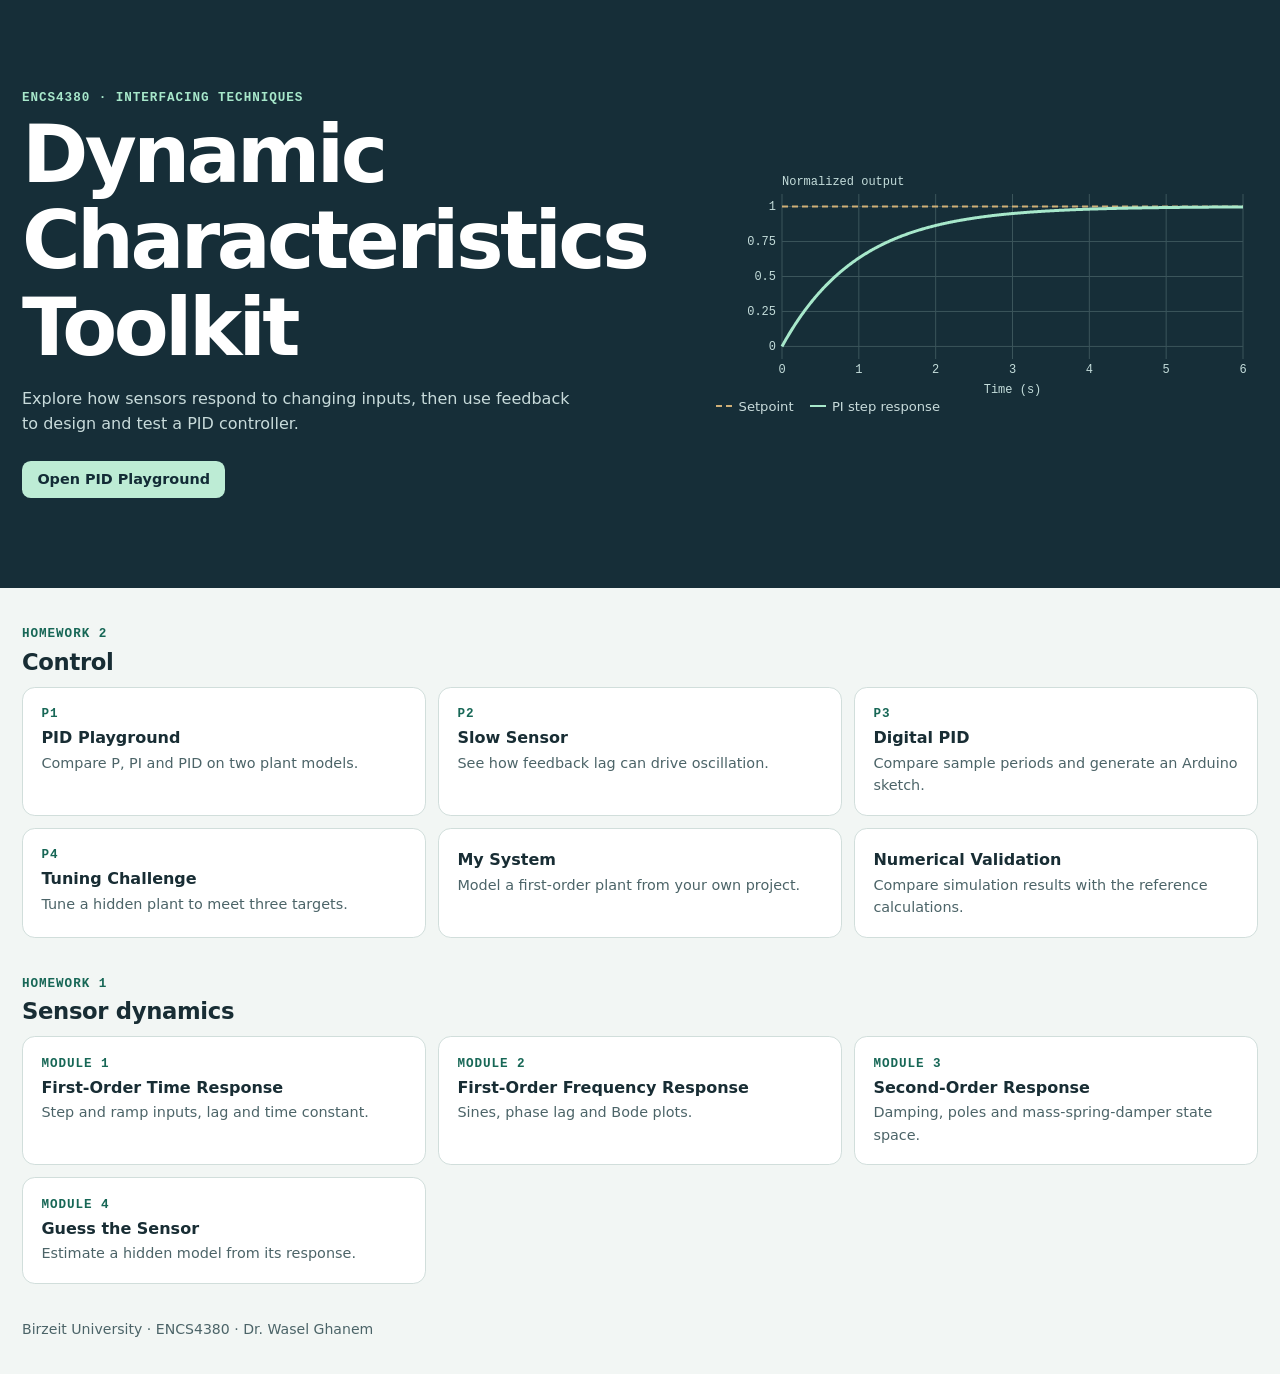
<file: index.html>
<!doctype html>
<html lang="en">
<head>
  <meta charset="utf-8">
  <meta name="viewport" content="width=device-width, initial-scale=1">
  <meta name="theme-color" content="#162e38">
  <meta name="description" content="Explore sensor dynamics and PID feedback in the ENCS4380 interactive labs.">
  <title>Dynamic Characteristics Toolkit · ENCS4380</title>
  <link rel="stylesheet" href="control/style.css">
  <script type="module" src="control/home.mjs"></script>
</head>
<body>
  <header class="landing-hero">
    <div class="wrap hero-grid">
      <div>
        <p class="eyebrow">ENCS4380 · Interfacing Techniques</p>
        <h1>Dynamic Characteristics Toolkit</h1>
        <p>Explore how sensors respond to changing inputs, then use feedback to design and test a PID controller.</p>
        <a class="button" href="control/?lab=p1">Open PID Playground</a>
      </div>
      <div>
        <canvas id="hero-plot" role="img" aria-label="Simulated PI step response compared with the setpoint"></canvas>
        <ul id="hero-legend" class="legend hero-legend" aria-label="Plot legend"></ul>
      </div>
    </div>
  </header>
  <main class="wrap">
    <section class="landing-group" aria-labelledby="control-title">
      <p class="eyebrow">Homework 2</p>
      <h2 id="control-title">Control</h2>
      <div class="module-grid">
        <a class="panel module-card" href="control/?lab=p1"><p class="eyebrow">P1</p><h3>PID Playground</h3><p>Compare P, PI and PID on two plant models.</p></a>
        <a class="panel module-card" href="control/?lab=p2"><p class="eyebrow">P2</p><h3>Slow Sensor</h3><p>See how feedback lag can drive oscillation.</p></a>
        <a class="panel module-card" href="control/?lab=p3"><p class="eyebrow">P3</p><h3>Digital PID</h3><p>Compare sample periods and generate an Arduino sketch.</p></a>
        <a class="panel module-card" href="control/?lab=p4"><p class="eyebrow">P4</p><h3>Tuning Challenge</h3><p>Tune a hidden plant to meet three targets.</p></a>
        <a class="panel module-card" href="control/?lab=system"><h3>My System</h3><p>Model a first-order plant from your own project.</p></a>
        <a class="panel module-card" href="control/?lab=validation"><h3>Numerical Validation</h3><p>Compare simulation results with the reference calculations.</p></a>
      </div>
    </section>
    <section class="landing-group" aria-labelledby="dynamics-title">
      <p class="eyebrow">Homework 1</p>
      <h2 id="dynamics-title">Sensor dynamics</h2>
      <div class="module-grid">
        <a class="panel module-card" href="module1.html"><p class="eyebrow">Module 1</p><h3>First-Order Time Response</h3><p>Step and ramp inputs, lag and time constant.</p></a>
        <a class="panel module-card" href="ahmad_index.html"><p class="eyebrow">Module 2</p><h3>First-Order Frequency Response</h3><p>Sines, phase lag and Bode plots.</p></a>
        <a class="panel module-card" href="Module3-Majd.html"><p class="eyebrow">Module 3</p><h3>Second-Order Response</h3><p>Damping, poles and mass-spring-damper state space.</p></a>
        <a class="panel module-card" href="Module4_GuessTheSensor_Zaid.html"><p class="eyebrow">Module 4</p><h3>Guess the Sensor</h3><p>Estimate a hidden model from its response.</p></a>
      </div>
    </section>
  </main>
  <footer class="wrap site-footer">Birzeit University · ENCS4380 · Dr. Wasel Ghanem</footer>
</body>
</html>
</file>
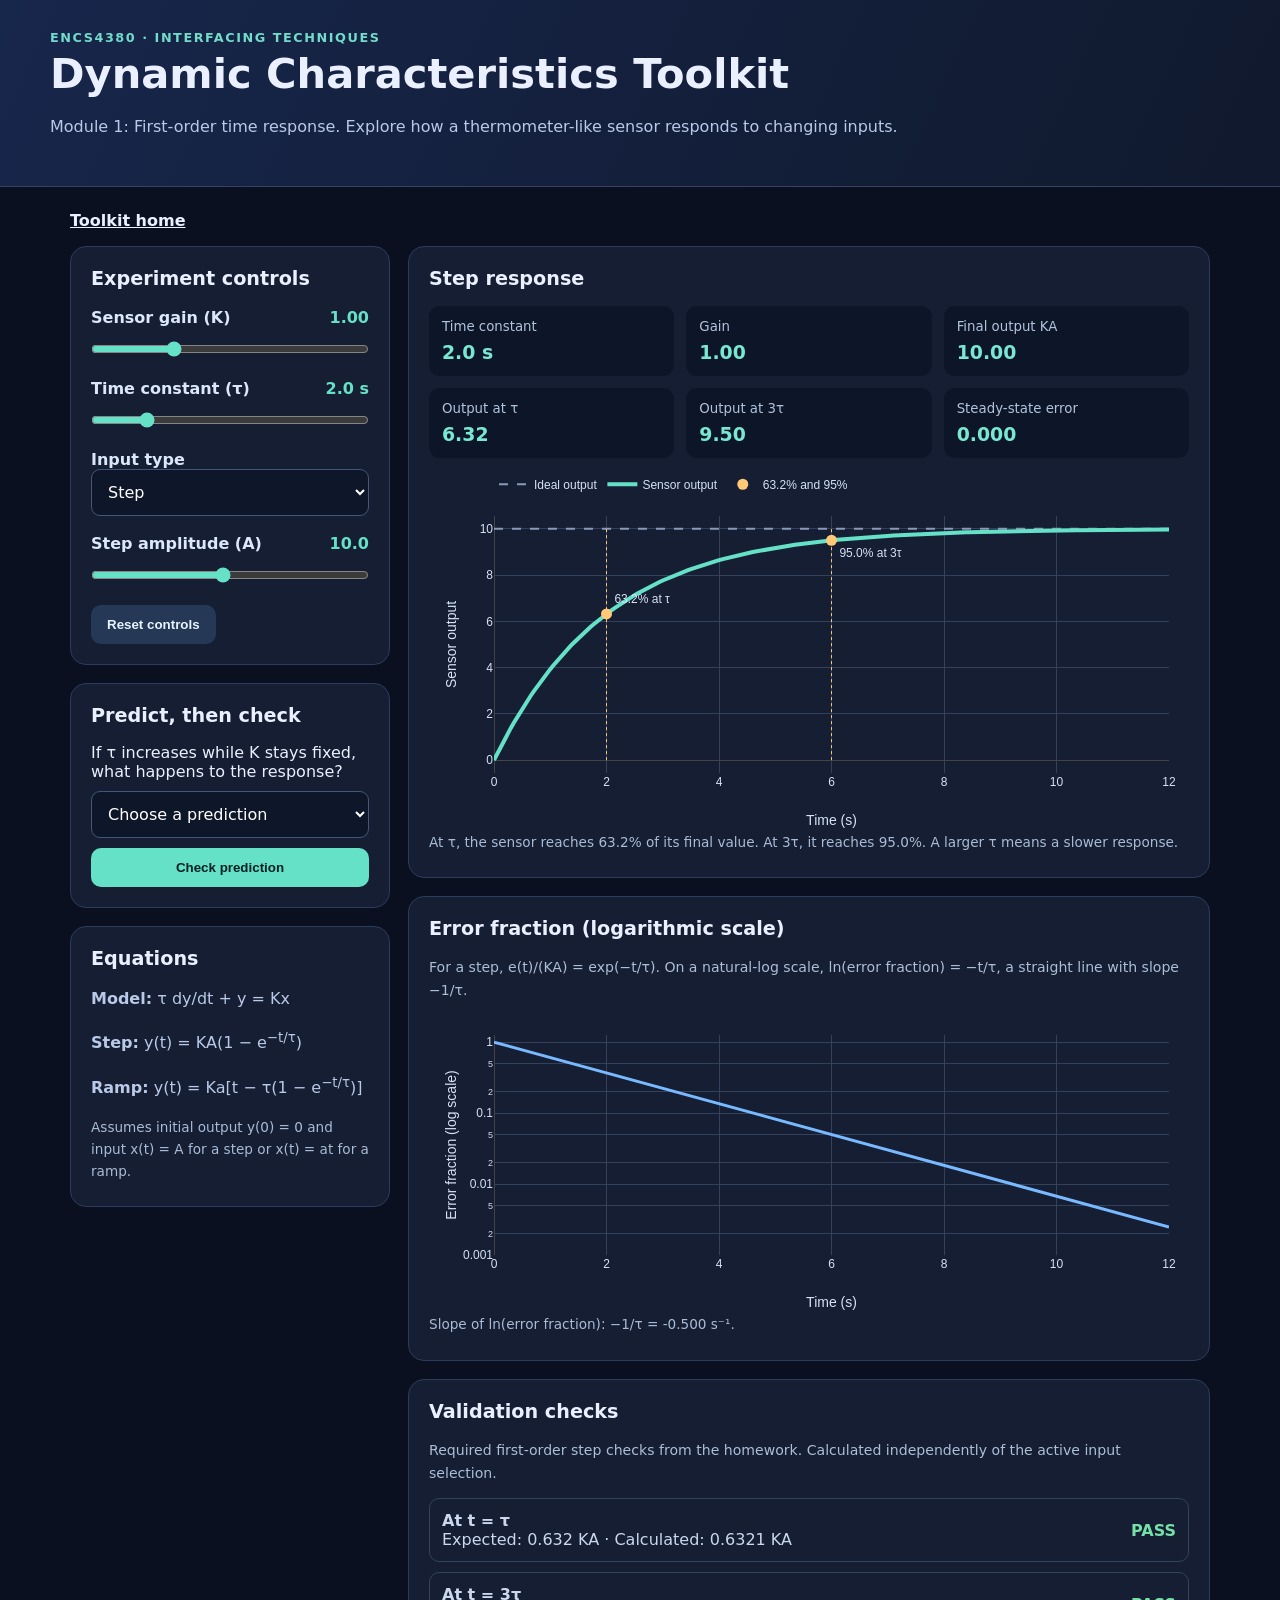
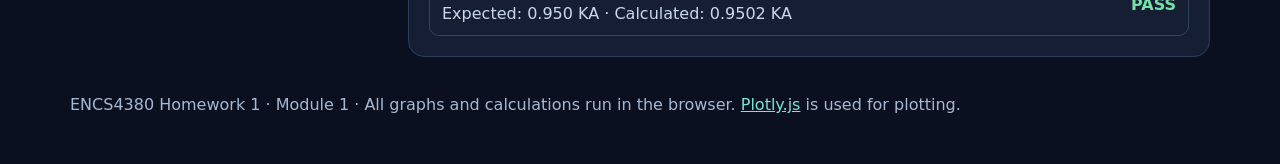
<file: module1.html>
<!DOCTYPE html>
<html lang="en">
<head>
  <meta charset="UTF-8" />
  <meta name="viewport" content="width=device-width, initial-scale=1" />
  <meta name="theme-color" content="#10192d" />
  <title>ENCS4380 | Dynamic Characteristics Toolkit</title>
  <script src="https://cdn.plot.ly/plotly-2.35.2.min.js"></script>
  <style>
    :root{font-family:Inter,system-ui,-apple-system,Segoe UI,sans-serif;color:#eaf0ff;background:#0b1020;font-synthesis:none}
    *{box-sizing:border-box}body{margin:0}header{padding:30px max(20px,calc((100vw - 1180px)/2));background:linear-gradient(115deg,#17264b,#10192d);border-bottom:1px solid #334466}main{max-width:1180px;margin:0 auto;padding:24px 20px 50px}h1{margin:4px 0 8px;font-size:clamp(1.6rem,4vw,2.6rem)}h2{font-size:1.2rem;margin:0 0 16px}p{color:#b9c9e7;line-height:1.6}.eyebrow{font-size:.8rem;color:#72dbc9;letter-spacing:.12em;text-transform:uppercase;font-weight:700}.layout{display:grid;grid-template-columns:320px minmax(0,1fr);gap:18px;align-items:start}.card{background:#151e32;border:1px solid #2c3c5d;border-radius:16px;padding:20px;margin-bottom:18px;min-width:0}.control{margin:18px 0}.control label{display:flex;justify-content:space-between;gap:8px;color:#dce7fb;font-weight:600}output{color:#65e1c8;font-variant-numeric:tabular-nums}input[type=range]{width:100%;accent-color:#65e1c8;margin:14px 0 4px}select,input[type=number]{width:100%;background:#0e1729;color:white;border:1px solid #435679;border-radius:9px;padding:12px;font:inherit}.hint{font-size:.85rem;margin:4px 0;color:#aabbd7}.metrics{display:grid;grid-template-columns:repeat(3,minmax(0,1fr));gap:12px}.metric{background:#0d1628;border-radius:11px;padding:13px}.metric small{display:block;color:#b2c3dc;margin-bottom:7px}.metric strong{font-size:1.18rem;color:#79e8d2}.graph{height:370px;width:100%}.graph.small{height:295px}.notice{background:#102738;border:1px solid #276978;border-radius:10px;padding:12px;color:#bdebe7}.prediction{display:grid;gap:10px}button{background:#65e1c8;color:#062024;border:0;padding:12px 16px;border-radius:10px;font-weight:750;cursor:pointer}button:hover{background:#a0f1e2}button.secondary{background:#253956;color:#e8f3ff}.checks{display:grid;gap:10px}.check{display:flex;align-items:center;justify-content:space-between;gap:10px;border:1px solid #33435b;border-radius:10px;padding:12px}.check span{color:#cad7ee}.pass{color:#75e0a7;font-weight:800}.fail{color:#ff9b9b;font-weight:800}.muted{color:#acbed8;font-size:.88rem}footer{padding-top:20px;color:#a8b8d2}.hidden{display:none}.row{display:flex;gap:10px;align-items:center;flex-wrap:wrap}code{color:#89e3d6}@media(max-width:850px){.layout{grid-template-columns:1fr}.metrics{grid-template-columns:repeat(2,minmax(0,1fr))}.card{padding:15px}.graph{height:330px}}@media(max-width:460px){.metrics{grid-template-columns:1fr 1fr}.metric strong{font-size:1rem}.graph{height:295px}}
  </style>
</head>
<body>
<header><div class="eyebrow">ENCS4380 · Interfacing Techniques</div><h1>Dynamic Characteristics Toolkit</h1><p>Module 1: First-order time response. Explore how a thermometer-like sensor responds to changing inputs.</p></header>
<main><nav aria-label="Toolkit" style="margin:0 0 16px"><a href="./" style="color:inherit; font-weight:650; text-decoration:underline">Toolkit home</a></nav>
  <div class="layout">
    <aside>
      <section class="card">
        <h2>Experiment controls</h2>
        <div class="control"><label for="gain">Sensor gain (K) <output id="gainValue">1.00</output></label><input id="gain" type="range" min="0.2" max="3" step="0.1" value="1" /></div>
        <div class="control"><label for="tau">Time constant (τ) <output id="tauValue">2.0 s</output></label><input id="tau" type="range" min="0.2" max="10" step="0.1" value="2" /></div>
        <div class="control"><label for="inputType">Input type</label><select id="inputType"><option value="step">Step</option><option value="ramp">Ramp</option></select></div>
        <div id="stepOptions"><div class="control"><label for="amplitude">Step amplitude (A) <output id="amplitudeValue">10.0</output></label><input id="amplitude" type="range" min="1" max="20" step="0.5" value="10" /></div></div>
        <div id="rampOptions" class="hidden"><div class="control"><label for="rampSlope">Ramp slope (a) <output id="rampSlopeValue">1.0 /s</output></label><input id="rampSlope" type="range" min="0.2" max="5" step="0.1" value="1" /></div></div>
        <button id="reset" class="secondary">Reset controls</button>
      </section>
      <section class="card"><h2>Predict, then check</h2><div class="prediction"><label for="prediction">If τ increases while K stays fixed, what happens to the response?</label><select id="prediction"><option value="">Choose a prediction</option><option value="slower">It becomes slower</option><option value="faster">It becomes faster</option><option value="unchanged">Nothing changes</option></select><button id="checkPrediction">Check prediction</button><div id="feedback" class="notice hidden" role="status" aria-live="polite"></div></div></section>
      <section class="card"><h2>Equations</h2><p><strong>Model:</strong> τ dy/dt + y = Kx</p><p><strong>Step:</strong> y(t) = KA(1 − e<sup>−t/τ</sup>)</p><p><strong>Ramp:</strong> y(t) = Ka[t − τ(1 − e<sup>−t/τ</sup>)]</p><p class="hint">Assumes initial output y(0) = 0 and input x(t) = A for a step or x(t) = at for a ramp.</p></section>
    </aside>
    <div>
      <section class="card"><h2 id="responseTitle">Step response</h2><div class="metrics"><div class="metric"><small>Time constant</small><strong id="mTau"></strong></div><div class="metric"><small>Gain</small><strong id="mGain"></strong></div><div class="metric"><small id="metric3Name">Final output KA</small><strong id="mFinal"></strong></div><div class="metric"><small id="metric4Name">At τ</small><strong id="mTauOut"></strong></div><div class="metric"><small id="metric5Name">At 3τ</small><strong id="m3TauOut"></strong></div><div class="metric"><small id="metric6Name">Steady-state error</small><strong id="mError"></strong></div></div><div id="responsePlot" class="graph" aria-label="Interactive first-order response graph"></div><p class="hint" id="responseExplanation"></p></section>
      <section class="card"><h2>Error fraction (logarithmic scale)</h2><p class="muted">For a step, e(t)/(KA) = exp(−t/τ). On a natural-log scale, ln(error fraction) = −t/τ, a straight line with slope −1/τ.</p><div id="errorPlot" class="graph small" aria-label="Logarithmic error fraction plot"></div><p class="hint" id="slopeText"></p></section>
      <section class="card"><h2>Validation checks</h2><p class="muted">Required first-order step checks from the homework. Calculated independently of the active input selection.</p><div id="checks" class="checks"></div></section>
    </div>
  </div>
  <footer>ENCS4380 Homework 1 · Module 1 · All graphs and calculations run in the browser. <a href="https://plotly.com/javascript/" style="color:#77e5d3">Plotly.js</a> is used for plotting.</footer>
</main>
<script src="script.js"></script>
</body>
</html>
</file>
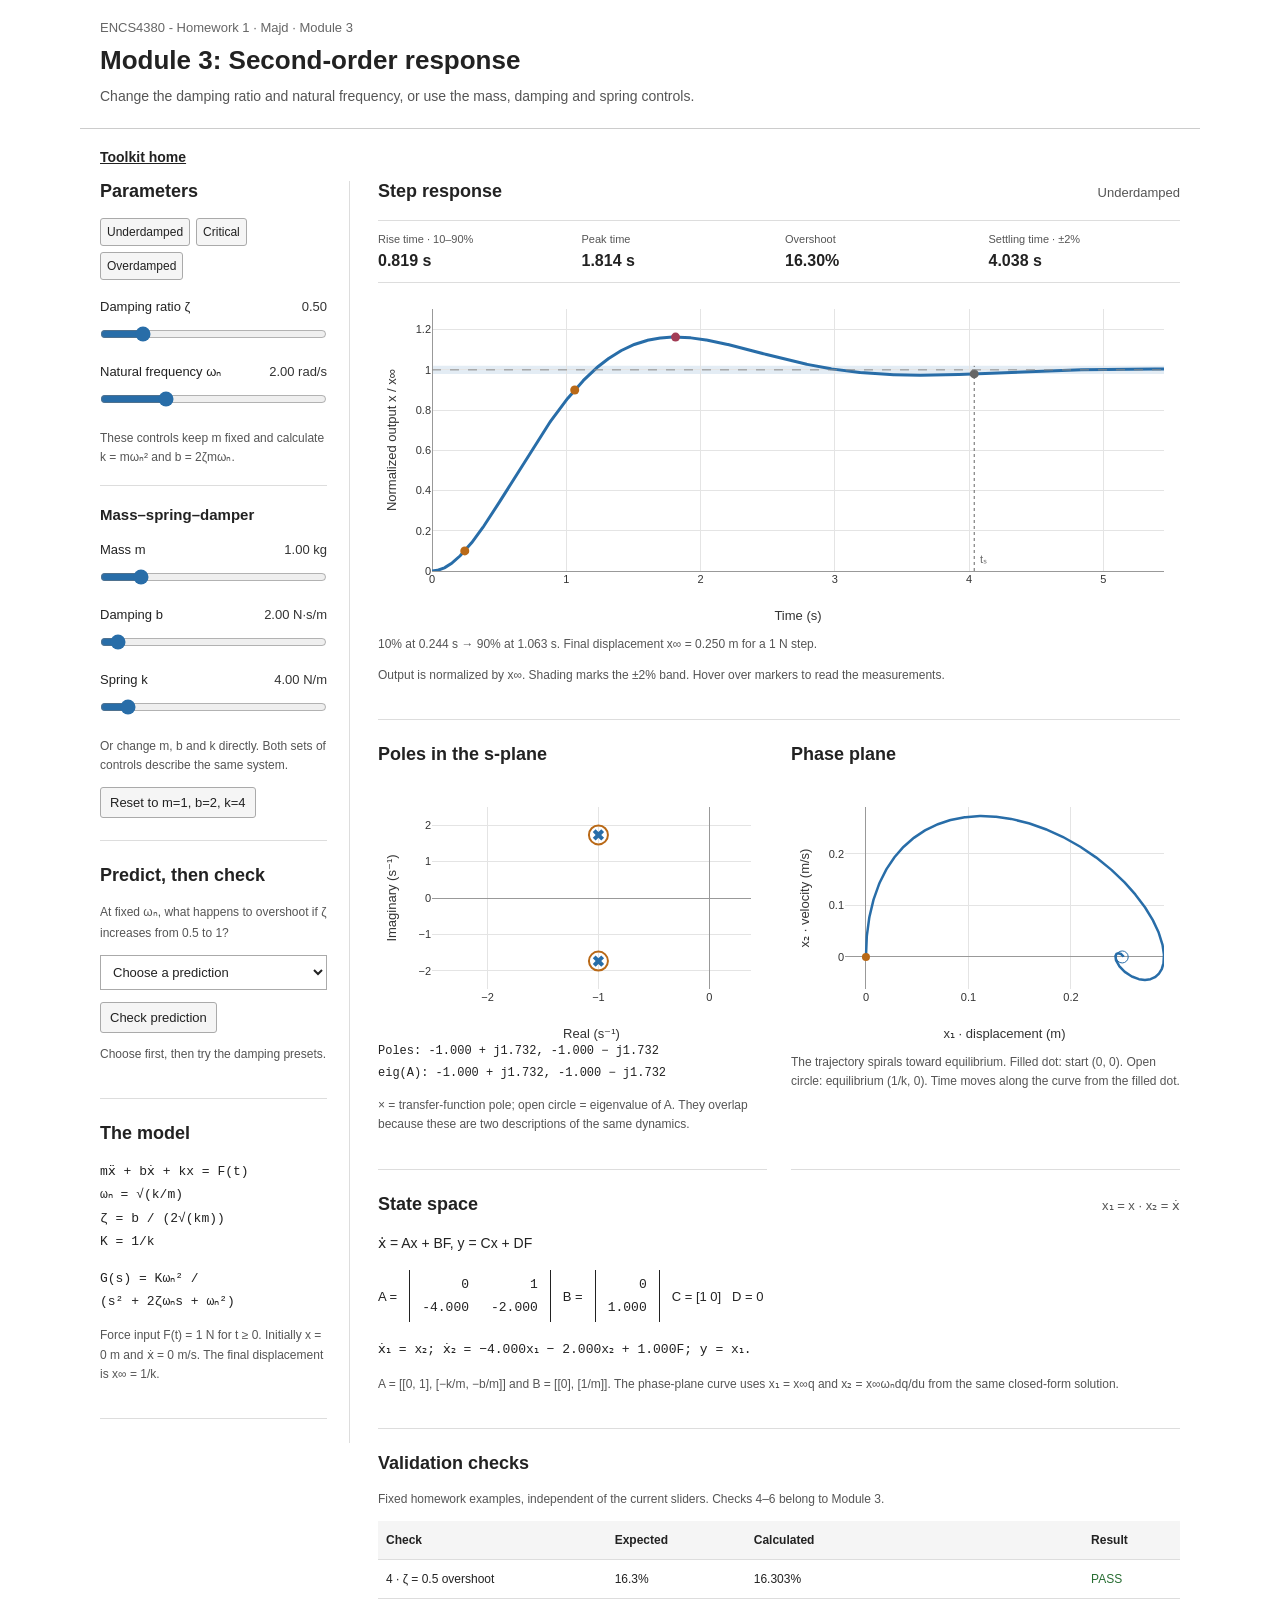
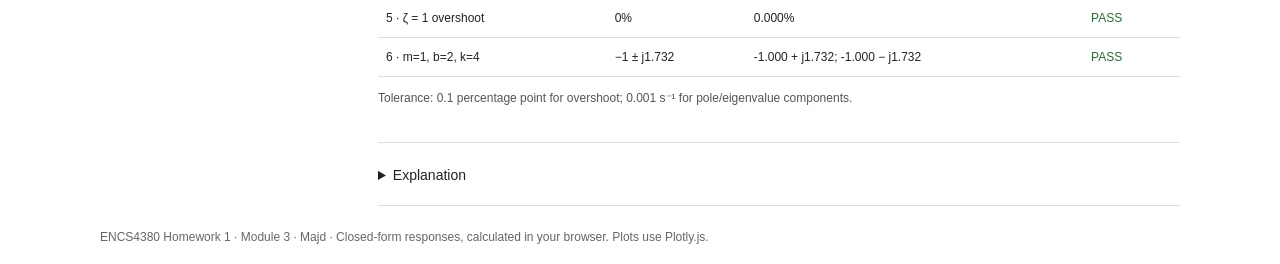
<file: Module3-Majd.html>
<!DOCTYPE html>
<html lang="en">
<head>
<meta charset="UTF-8"><meta name="viewport" content="width=device-width, initial-scale=1">
<meta name="theme-color" content="#ffffff">
<meta name="description" content="ENCS4380 Module 3: explore second-order step response, poles and mass-spring-damper state space.">
<title>Module 3 | Second-order response</title>
<!-- Page styling: kept here so this file can be opened on its own. -->
<style>
/* Simple layout for the group's Module 3 page. */
* { box-sizing: border-box; }
body { margin: 0; background: #fff; color: #222; font-family: Arial, sans-serif; font-size: 15px; }
header, main { max-width: 1120px; margin: auto; padding: 20px; }
header { border-bottom: 1px solid #ccc; }
nav { display: flex; gap: 20px; margin-bottom: 24px; font-size: 14px; }
a { color: #175ca0; }
nav a[aria-current] { color: #222; font-weight: bold; text-decoration: none; }
h1 { font-size: 26px; margin: 10px 0; font-weight: 600; }
h2 { font-size: 18px; margin: 0 0 16px; }
h3 { font-size: 15px; margin-top: 20px; }
p { line-height: 1.55; }
.intro { margin: 0; color: #555; font-size: 14px; }
.eyebrow { color: #666; font-size: 13px; }
.layout { display: grid; grid-template-columns: 250px minmax(0, 1fr); gap: 28px; align-items: start; }
.layout > * { min-width: 0; }
aside { border-right: 1px solid #ddd; padding-right: 22px; }
.card { min-width: 0; padding: 0 0 22px; margin-bottom: 24px; border-bottom: 1px solid #ddd; }
.control { margin: 19px 0; }
.control label { display: flex; justify-content: space-between; gap: 8px; font-size: 13px; }
output { font-variant-numeric: tabular-nums; color: #333; }
input[type=range] { width: 100%; margin: 12px 0 0; accent-color: #286da8; }
button, select { font: inherit; font-size: 13px; }
button { padding: 7px 9px; border: 1px solid #aaa; border-radius: 3px; background: #f5f5f5; color: #222; cursor: pointer; }
button:hover { background: #e8e8e8; }
button:focus-visible, a:focus-visible, input:focus-visible, select:focus-visible { outline: 2px solid #286da8; outline-offset: 3px; }
select { width: 100%; padding: 8px; margin: 12px 0; border: 1px solid #aaa; background: white; color: #222; }
.presets { display: flex; gap: 6px; flex-wrap: wrap; }
.presets button { font-size: 12px; padding: 6px; }
.hint, .legend-note { font-size: 12px; color: #555; line-height: 1.6; }
.section-head { display: flex; gap: 14px; align-items: baseline; justify-content: space-between; margin-bottom: 18px; }
.section-head h2 { margin: 0; }
.badge { font-size: 13px; color: #555; }
.metrics { display: grid; grid-template-columns: repeat(4, minmax(0, 1fr)); gap: 12px; padding: 12px 0; border-top: 1px solid #ddd; border-bottom: 1px solid #ddd; }
.metric small { display: block; color: #555; font-size: 11px; margin-bottom: 7px; }
.metric strong { font-size: 16px; font-weight: 600; font-variant-numeric: tabular-nums; }
.graph { height: 340px; width: 100%; }
.graph.small { height: 260px; }
.two { display: grid; grid-template-columns: repeat(2, minmax(0, 1fr)); gap: 24px; }
.values { font-family: monospace; font-size: 12px; line-height: 1.8; overflow-wrap: anywhere; }
.matrix-line { display: flex; gap: 12px; align-items: center; flex-wrap: wrap; margin: 16px 0; font-size: 13px; }
.matrix { display: inline-grid; grid-template-columns: repeat(2, 1fr); gap: 8px 22px; border-left: 1px solid #222; border-right: 1px solid #222; padding: 7px 12px; font-family: monospace; text-align: right; }
.vector { grid-template-columns: 1fr; }
.equation { font-family: monospace; font-size: 13px; line-height: 1.8; overflow-wrap: anywhere; }
.state-caption { font-size: 14px; }
.notice { border-left: 3px solid #286da8; background: #f3f6f9; padding: 10px; font-size: 13px; line-height: 1.5; margin-top: 12px; }
.hidden { display: none; }
.checks { overflow-x: auto; }
table { width: 100%; border-collapse: collapse; font-size: 12px; line-height: 1.5; }
th, td { padding: 10px 8px; text-align: left; border-bottom: 1px solid #ddd; }
th { background: #f5f5f5; font-weight: 600; }
.pass { color: #276d32; }
.fail { color: #ae2424; }
details summary { cursor: pointer; font-size: 14px; }
details p { font-size: 13px; }
footer { font-size: 12px; color: #666; }
.failure { color: #a23c16; padding: 20px; }
@media(max-width:950px) { .metrics { grid-template-columns: repeat(2,minmax(0,1fr)); } .two { grid-template-columns: minmax(0,1fr); gap: 0; } }
@media(max-width:720px) {
  header, main { padding: 16px; }
  .layout { grid-template-columns: minmax(0,1fr); gap: 0; }
  aside { border: 0; padding: 0; }
  .controls { display: grid; grid-template-columns: repeat(2,minmax(0,1fr)); gap: 0 20px; }
  .control { margin: 12px 0; }
  .graph { height: 300px; }
  h1 { font-size: 23px; }
}
@media(max-width:380px) { .controls { grid-template-columns:minmax(0,1fr); } .section-head { flex-wrap:wrap; gap:8px; } }

</style>


</head>
<body>
<header>
<div class="eyebrow">ENCS4380 - Homework 1 · Majd · Module 3</div>
<h1>Module 3: Second-order response</h1>
<p class="intro">Change the damping ratio and natural frequency, or use the mass, damping and spring controls.</p>
</header>
<main><nav aria-label="Toolkit" style="margin:0 0 16px"><a href="./" style="color:inherit; font-weight:650; text-decoration:underline">Toolkit home</a></nav>
<div class="layout">
<aside>
<section class="card">
<h2>Parameters</h2>
<div class="presets" aria-label="Damping examples"><button class="secondary" data-zeta="0.5">Underdamped</button><button class="secondary" data-zeta="1">Critical</button><button class="secondary" data-zeta="1.5">Overdamped</button></div>
<div class="controls">
<div class="control"><label for="zeta">Damping ratio ζ <output id="zetaValue"></output></label><input id="zeta" type="range" min="0.1" max="2.5" step="0.01" value="0.5"></div>
<div class="control"><label for="wn">Natural frequency ωₙ <output id="wnValue"></output></label><input id="wn" type="range" min="0.5" max="6" step="0.05" value="2"></div>
</div>
<p class="hint">These controls keep m fixed and calculate k = mωₙ² and b = 2ζmωₙ.</p>
<hr style="border:0;border-top:1px solid #ddd;margin:18px 0">
<h3>Mass–spring–damper</h3>
<div class="controls">
<div class="control"><label for="mass">Mass m <output id="massValue"></output></label><input id="mass" type="range" min="0.25" max="5" step="0.05" value="1"></div>
<div class="control"><label for="damping">Damping b <output id="dampingValue"></output></label><input id="damping" type="range" min="0.05" max="40" step="0.05" value="2"></div>
<div class="control"><label for="spring">Spring k <output id="springValue"></output></label><input id="spring" type="range" min="0.25" max="40" step="0.05" value="4"></div>
</div>
<p class="hint">Or change m, b and k directly. Both sets of controls describe the same system.</p>
<button id="reset" class="secondary">Reset to m=1, b=2, k=4</button>
</section>
<section class="card">
<h2>Predict, then check</h2>
<label for="prediction" class="hint">At fixed ωₙ, what happens to overshoot if ζ increases from 0.5 to 1?</label>
<select id="prediction"><option value="">Choose a prediction</option><option value="zero">It falls to zero</option><option value="more">It increases</option><option value="same">It stays the same</option></select>
<button id="checkPrediction">Check prediction</button>
<div id="feedback" class="notice hidden" role="status" aria-live="polite"></div>
<p class="hint">Choose first, then try the damping presets.</p>
</section>
<section class="card">
<h2>The model</h2>
<p class="equation">mẍ + bẋ + kx = F(t)<br>ωₙ = √(k/m)<br>ζ = b / (2√(km))<br>K = 1/k</p>
<p class="equation">G(s) = Kωₙ² /<br>(s² + 2ζωₙs + ωₙ²)</p>
<p class="hint">Force input F(t) = 1 N for t ≥ 0. Initially x = 0 m and ẋ = 0 m/s. The final displacement is x∞ = 1/k.</p>
</section>
</aside>
<div>
<section class="card">
<div class="section-head"><h2>Step response</h2><span id="regime" class="badge"></span></div>
<div class="metrics">
<div class="metric"><small>Rise time · 10–90%</small><strong id="rise"></strong></div>
<div class="metric"><small>Peak time</small><strong id="peak"></strong></div>
<div class="metric"><small>Overshoot</small><strong id="overshoot"></strong></div>
<div class="metric"><small>Settling time · ±2%</small><strong id="settling"></strong></div>
</div>
<div id="stepPlot" class="graph" role="img" aria-label="Normalized second-order step response with rise, peak and settling markers"></div>
<p id="responseNote" class="hint metric-note"></p>
<p class="legend-note">Output is normalized by x∞. Shading marks the ±2% band. Hover over markers to read the measurements.</p>
</section>
<div class="two">
<section class="card">
<h2>Poles in the s-plane</h2>
<div id="polePlot" class="graph small" role="img" aria-label="Transfer function poles and state matrix eigenvalues"></div>
<div id="poleValues" class="values"></div>
<p class="hint">× = transfer-function pole; open circle = eigenvalue of A. They overlap because these are two descriptions of the same dynamics.</p>
</section>
<section class="card">
<h2>Phase plane</h2>
<div id="phasePlot" class="graph small" role="img" aria-label="Displacement-velocity trajectory during the force step"></div>
<p id="phaseNote" class="hint"></p>
</section>
</div>
<section class="card">
<div class="section-head"><h2>State space</h2><span class="badge">x₁ = x · x₂ = ẋ</span></div>
<p class="state-caption">ẋ = Ax + BF, y = Cx + DF</p>
<div class="matrix-line"><span>A =</span><div id="matrixA" class="matrix"></div><span>B =</span><div id="matrixB" class="matrix vector"></div><span>C = [1 0] &nbsp; D = 0</span></div>
<p id="stateEquations" class="equation"></p>
<p class="hint">A = [[0, 1], [−k/m, −b/m]] and B = [[0], [1/m]]. The phase-plane curve uses x₁ = x∞q and x₂ = x∞ωₙdq/du from the same closed-form solution.</p>
</section>
<section class="card">
<h2>Validation checks</h2>
<p class="hint">Fixed homework examples, independent of the current sliders. Checks 4–6 belong to Module 3.</p>
<div class="checks"><table><thead><tr><th>Check</th><th>Expected</th><th>Calculated</th><th>Result</th></tr></thead><tbody id="validation"></tbody></table></div>
<p class="hint">Tolerance: 0.1 percentage point for overshoot; 0.001 s⁻¹ for pole/eigenvalue components.</p>
</section>
<section class="card">
<details><summary>Explanation</summary>
<p><strong>ζ &lt; 1:</strong> the response oscillates around its final value. The poles are a complex-conjugate pair and the phase trajectory spirals toward equilibrium.</p>
<p><strong>ζ = 1:</strong> critical damping. This is the fastest non-oscillating response at a fixed natural frequency. The two real poles coincide.</p>
<p><strong>ζ &gt; 1:</strong> overdamping. Two distinct negative real poles give a slower, non-oscillating response.</p>
<p><strong>Metrics:</strong> rise time is the interval from the first 10% crossing to the first 90% crossing. Peak time is the first maximum; it is not finite for a monotonic response. Settling time is the last entry into the ±2% band, found by searching the closed-form curve and refining the crossing. It is not the approximation 4/(ζωₙ).</p>
<p><strong>Changing ωₙ:</strong> at fixed ζ it changes the time scale, but not the overshoot percentage. In this force-to-displacement model, changing k also changes K = 1/k; normalizing the main plot makes the timing easier to compare.</p>
</details>
</section>
</div>
</div>
<footer>ENCS4380 Homework 1 · Module 3 · Majd · Closed-form responses, calculated in your browser. Plots use Plotly.js.</footer>
</main>
<noscript><p class="failure">Enable JavaScript to run the experiment.</p></noscript>
<!-- Plotting library. Internet access is needed to load Plotly. -->
<script src="https://cdn.plot.ly/plotly-2.35.2.min.js"></script>
<!-- Part 1: model equations and response measurements. -->
<script>
// Module 3 mathematics. No plotting or page code in this file.
// A unit force is applied at t=0; displacement and velocity start at zero.
(function (root) {
  'use strict';

  function parameters(m, b, k) {
    return { m, b, k, wn: Math.sqrt(k / m), zeta: b / (2 * Math.sqrt(k * m)), gain: 1 / k };
  }

  // Return normalized displacement q = x / xFinal and dq/du, where u = wn*t.
  // Three closed-form solutions of q'' + 2*zeta*q' + q = 1.
  function response(u, zeta) {
    if (Math.abs(zeta - 1) < 1e-8) {
      const e = Math.exp(-u);
      return { q: 1 - (1 + u) * e, dq: u * e };
    }
    if (zeta < 1) {
      const d = Math.sqrt(1 - zeta * zeta);
      const e = Math.exp(-zeta * u);
      return { q: 1 - e * (Math.cos(d * u) + zeta * Math.sin(d * u) / d),
        dq: e * Math.sin(d * u) / d };
    }
    const d = Math.sqrt(zeta * zeta - 1);
    // -1/(zeta+d) equals -zeta+d, without subtracting close numbers.
    const r1 = -1 / (zeta + d), r2 = -zeta - d;
    const e1 = Math.exp(r1 * u), e2 = Math.exp(r2 * u);
    return { q: 1 + (r2 * e1 - r1 * e2) / (r1 - r2),
      dq: r1 * r2 * (e1 - e2) / (r1 - r2) };
  }

  function poles(zeta, wn) {
    if (zeta < 1) {
      const im = wn * Math.sqrt(1 - zeta * zeta);
      return [{ re: -zeta * wn, im }, { re: -zeta * wn, im: -im }];
    }
    const d = Math.sqrt(zeta * zeta - 1);
    return [{ re: -wn / (zeta + d), im: 0 }, { re: -wn * (zeta + d), im: 0 }];
  }

  // Compute eigenvalues from A's trace and determinant, independently of poles().
  function eigenvalues(m, b, k) {
    const trace = -b / m, determinant = k / m;
    const discriminant = trace * trace - 4 * determinant;
    if (discriminant < 0) {
      const im = Math.sqrt(-discriminant) / 2;
      return [{ re: trace / 2, im }, { re: trace / 2, im: -im }];
    }
    return [{ re: (trace + Math.sqrt(discriminant)) / 2, im: 0 },
      { re: (trace - Math.sqrt(discriminant)) / 2, im: 0 }];
  }

  function bisect(fn, low, high) {
    let fLow = fn(low);
    for (let i = 0; i < 50; i++) {
      const mid = (low + high) / 2;
      if (fLow * fn(mid) <= 0) high = mid;
      else { low = mid; fLow = fn(low); }
    }
    return (low + high) / 2;
  }

  function metrics(zeta, wn) {
    const under = zeta < 1;
    const slow = under ? zeta : 1 / (zeta + Math.sqrt(zeta * zeta - 1));
    // At this horizon the remaining error is safely below 2% for all slider values.
    const end = 14 / slow;
    // Before the first peak the curve increases, so both rise crossings are unique.
    const firstPeak = under ? Math.PI / Math.sqrt(1 - zeta * zeta) : end;
    const u10 = bisect(u => response(u, zeta).q - 0.1, 0, firstPeak);
    const u90 = bisect(u => response(u, zeta).q - 0.9, 0, firstPeak);
    let low = 0, high = end;
    if (under) {
      const d = Math.sqrt(1 - zeta * zeta);
      // At extremum n, |q-1| = exp(-zeta*n*pi/d).
      // Find the last extremum outside 2%, then refine the following crossing.
      const n = Math.floor(Math.log(50) * d / (Math.PI * zeta));
      low = n * Math.PI / d;
      high = (n + 1) * Math.PI / d;
    }
    const settling = bisect(u => Math.abs(response(u, zeta).q - 1) - 0.02, low, high);
    return { rise: (u90 - u10) / wn, t10: u10 / wn, t90: u90 / wn,
      peak: under ? Math.PI / (wn * Math.sqrt(1 - zeta * zeta)) : null,
      overshoot: under ? 100 * Math.exp(-Math.PI * zeta / Math.sqrt(1 - zeta * zeta)) : 0,
      settling: settling / wn, horizon: Math.max(1.35 * settling / wn, 8 / wn) };
  }

  function sample(p, count = 1600) {
    const info = metrics(p.zeta, p.wn);
    // Keep enough points per oscillation even with very light damping.
    const n = Math.max(count, Math.ceil(info.horizon * p.wn * 25));
    const times = [], q = [], x = [], v = [];
    for (let i = 0; i <= n; i++) {
      const t = i * info.horizon / n;
      const value = response(p.wn * t, p.zeta);
      times.push(t); q.push(value.q); x.push(p.gain * value.q); v.push(p.gain * p.wn * value.dq);
    }
    return { times, q, x, v, info };
  }

  const api = { parameters, response, poles, eigenvalues, metrics, sample };
  if (typeof module !== 'undefined' && module.exports) module.exports = api;
  else root.Module3Model = api;
})(typeof window !== 'undefined' ? window : globalThis);

</script>
<!-- Part 2: slider events, labels, validation table and plots. -->
<script>
// Module 3 page controls and plots. The equations are in module3-model.js.
(function () {
  'use strict';
  const model = window.Module3Model;
  const get = id => document.getElementById(id);
  const fmt = (value, digits = 3) => value.toFixed(digits);
  const ids = ['zeta', 'wn', 'mass', 'damping', 'spring'];
  const options = { responsive: true, displaylogo: false,
    modeBarButtonsToRemove: ['lasso2d', 'select2d'] };
  let p = model.parameters(1, 2, 4);

  function draw(id, traces, extra = {}) {
    const base = { paper_bgcolor: '#ffffff', plot_bgcolor: '#ffffff',
      font: { color: '#333333', size: 11 }, margin: { l: 54, r: 16, t: 26, b: 52 },
      xaxis: { title: { text: 'Time (s)' }, gridcolor: '#e4e4e4', zerolinecolor: '#999999' },
      yaxis: { title: { text: 'Normalized output x / x∞' }, gridcolor: '#e4e4e4', zerolinecolor: '#999999' },
      showlegend: false, hovermode: 'closest' };
    Plotly.react(id, traces, { ...base, ...extra,
      xaxis: { ...base.xaxis, ...extra.xaxis }, yaxis: { ...base.yaxis, ...extra.yaxis } }, options);
  }

  function setSlider(id, value) {
    const input = get(id);
    // A derived value may lie outside the usual slider range. Keep it reachable.
    input.min = Math.min(Number(input.min), value);
    input.max = Math.max(Number(input.max), value);
    input.value = value;
  }

  function updateControls() {
    const values = { zeta: p.zeta, wn: p.wn, mass: p.m, damping: p.b, spring: p.k };
    const units = { zeta: '', wn: ' rad/s', mass: ' kg', damping: ' N·s/m', spring: ' N/m' };
    ids.forEach(id => { setSlider(id, values[id]); get(id + 'Value').textContent = fmt(values[id], 2) + units[id]; });
    get('regime').textContent = Math.abs(p.zeta - 1) < 1e-8 ? 'Critically damped' : p.zeta < 1 ? 'Underdamped' : 'Overdamped';
  }

  function stepPlot(data) {
    const a = data.info;
    const markerTimes = [a.t10, a.t90, a.settling];
    const labels = ['10% crossing', '90% crossing', 'Settling time (2%)'];
    const colors = ['#b96917', '#b96917', '#666666'];
    if (a.peak !== null) { markerTimes.push(a.peak); labels.push('First peak'); colors.push('#a23c55'); }
    draw('stepPlot', [
      { x: data.times, y: data.q, type: 'scatter', mode: 'lines', name: 'Response', line: { color: '#286da8', width: 3 }, hovertemplate: 't = %{x:.3f} s<br>x/x∞ = %{y:.4f}<extra>Response</extra>' },
      { x: markerTimes, y: markerTimes.map(t => model.response(p.wn * t, p.zeta).q),
        mode: 'markers', name: 'Measurements', marker: { size: 9, color: colors }, text: labels,
        hovertemplate: '%{text}<br>t = %{x:.3f} s<br>x/x∞ = %{y:.4f}<extra></extra>' }
    ], { xaxis: { range: [0, a.horizon] }, yaxis: { range: [0, Math.max(1.15, 1.12 * (1 + a.overshoot / 100))] },
      shapes: [
        { type: 'rect', xref: 'paper', x0: 0, x1: 1, y0: .98, y1: 1.02, fillcolor: '#286da8', opacity: .13, line: { width: 0 }, layer: 'below' },
        { type: 'line', xref: 'paper', x0: 0, x1: 1, y0: 1, y1: 1, line: { color: '#888888', dash: 'dash', width: 1 } },
        { type: 'line', x0: a.settling, x1: a.settling, y0: 0, y1: 1.02, line: { color: '#666666', dash: 'dot', width: 1 } }
      ], annotations: [{ x: a.settling, y: 0.06, text: 'tₛ', showarrow: false, xanchor: 'left', xshift: 4, font: { color: '#666666' } }] });
    get('rise').textContent = fmt(a.rise) + ' s';
    get('peak').textContent = a.peak === null ? 'No finite peak' : fmt(a.peak) + ' s';
    get('overshoot').textContent = fmt(a.overshoot, 2) + '%';
    get('settling').textContent = fmt(a.settling) + ' s';
    get('responseNote').textContent = `10% at ${fmt(a.t10)} s → 90% at ${fmt(a.t90)} s. Final displacement x∞ = ${fmt(p.gain)} m for a 1 N step.`;
  }

  function complex(value) {
    return Math.abs(value.im) < 1e-9 ? fmt(value.re) : fmt(value.re) + (value.im >= 0 ? ' + j' : ' − j') + fmt(Math.abs(value.im));
  }

  function polePlot() {
    const poles = model.poles(p.zeta, p.wn);
    const eig = model.eigenvalues(p.m, p.b, p.k);
    const extent = Math.max(p.wn, ...poles.map(v => Math.hypot(v.re, v.im))) * 1.25;
    draw('polePlot', [
      { x: eig.map(v => v.re), y: eig.map(v => v.im), mode: 'markers', name: 'Eigenvalues of A', marker: { symbol: 'circle-open', size: 19, color: '#b96917', line: { width: 2 } }, hovertemplate: 'λ = %{x:.3f} + j(%{y:.3f})<extra>Eigenvalue</extra>' },
      { x: poles.map(v => v.re), y: poles.map(v => v.im), mode: 'markers', name: 'Transfer-function poles', marker: { symbol: 'x', size: 10, color: '#286da8' }, hovertemplate: 's = %{x:.3f} + j(%{y:.3f})<extra>Pole</extra>' }
    ], { xaxis: { title: { text: 'Real (s⁻¹)' }, range: [-extent, extent * .15] },
      yaxis: { title: { text: 'Imaginary (s⁻¹)' }, range: [-extent, extent] } });
    get('poleValues').textContent = `Poles: ${complex(poles[0])}, ${complex(poles[1])}\n`;
    const line = document.createElement('div');
    line.textContent = `eig(A): ${complex(eig[0])}, ${complex(eig[1])}`;
    get('poleValues').appendChild(line);
  }

  function phasePlot(data) {
    draw('phasePlot', [
      { x: data.x, y: data.v, mode: 'lines', name: 'Trajectory', line: { color: '#286da8', width: 2.5 }, hovertemplate: 'x₁ = %{x:.4f} m<br>x₂ = %{y:.4f} m/s<extra>Trajectory</extra>' },
      { x: [0], y: [0], mode: 'markers', name: 'Start', marker: { color: '#b96917', size: 8 }, hovertemplate: 'Start: (0, 0)<extra></extra>' },
      { x: [p.gain], y: [0], mode: 'markers', name: 'Equilibrium', marker: { symbol: 'circle-open', size: 12, color: '#286da8' }, hovertemplate: 'Equilibrium: (%{x:.4f} m, 0 m/s)<extra></extra>' }
    ], { xaxis: { title: { text: 'x₁ · displacement (m)' } }, yaxis: { title: { text: 'x₂ · velocity (m/s)' } } });
    get('phaseNote').textContent = (p.zeta < 1 ? 'The trajectory spirals toward equilibrium.' : 'The trajectory approaches equilibrium without spiraling.') + ' Filled dot: start (0, 0). Open circle: equilibrium (1/k, 0). Time moves along the curve from the filled dot.';
  }

  function statePanel() {
    get('matrixA').innerHTML = `<span>0</span><span>1</span><span>${fmt(-p.k / p.m)}</span><span>${fmt(-p.b / p.m)}</span>`;
    get('matrixB').innerHTML = `<span>0</span><span>${fmt(1 / p.m)}</span>`;
    get('stateEquations').textContent = `ẋ₁ = x₂;  ẋ₂ = −${fmt(p.k / p.m)}x₁ − ${fmt(p.b / p.m)}x₂ + ${fmt(1 / p.m)}F;  y = x₁.`;
  }

  function validation() {
    const p0 = model.parameters(1, 2, 4);
    const poles = model.poles(p0.zeta, p0.wn), eig = model.eigenvalues(1, 2, 4);
    const same = poles.every((v, i) => Math.abs(v.re - eig[i].re) < 1e-9 && Math.abs(v.im - eig[i].im) < 1e-9);
    // Check the implemented curve at its first peak, rather than echoing the overshoot formula.
    const peak = Math.PI / (2 * Math.sqrt(.75));
    const overshoot = (model.response(2 * peak, .5).q - 1) * 100;
    let criticalOvershoot = 0;
    for (let u = 0; u <= 25; u += .01) criticalOvershoot = Math.max(criticalOvershoot, (model.response(u, 1).q - 1) * 100);
    const tests = [
      { name: '4 · ζ = 0.5 overshoot', expected: '16.3%', actual: fmt(overshoot, 3) + '%', pass: Math.abs(overshoot - 16.3) <= .1 },
      { name: '5 · ζ = 1 overshoot', expected: '0%', actual: fmt(criticalOvershoot, 3) + '%', pass: criticalOvershoot < 1e-8 },
      { name: '6 · m=1, b=2, k=4', expected: '−1 ± j1.732', actual: complex(eig[0]) + '; ' + complex(eig[1]), pass: same && Math.abs(eig[0].re + 1) < .001 && Math.abs(eig[0].im - 1.732) < .001 }
    ];
    get('validation').innerHTML = tests.map(t => `<tr><td>${t.name}</td><td>${t.expected}</td><td>${t.actual}</td><td class="${t.pass ? 'pass' : 'fail'}">${t.pass ? 'PASS' : 'FAIL'}</td></tr>`).join('');
  }

  function update() {
    updateControls();
    const data = model.sample(p);
    stepPlot(data); polePlot(); phasePlot(data); statePanel();
  }

  function change(id) {
    const value = Number(get(id).value);
    if (id === 'zeta' || id === 'wn') {
      const zeta = id === 'zeta' ? value : p.zeta;
      const wn = id === 'wn' ? value : p.wn;
      p = model.parameters(p.m, 2 * zeta * p.m * wn, p.m * wn * wn);
    } else {
      const key = { mass: 'm', damping: 'b', spring: 'k' }[id];
      p = model.parameters(key === 'm' ? value : p.m, key === 'b' ? value : p.b, key === 'k' ? value : p.k);
    }
    update();
  }

  if (!window.Plotly) {
    ['stepPlot', 'polePlot', 'phasePlot'].forEach(id => { get(id).textContent = 'Plotly could not load. Connect to the internet and refresh the page.'; get(id).classList.add('failure'); });
    return;
  }
  ids.forEach(id => get(id).addEventListener('input', () => change(id)));
  document.querySelectorAll('[data-zeta]').forEach(button => button.addEventListener('click', () => {
    const zeta = Number(button.dataset.zeta);
    p = model.parameters(p.m, 2 * zeta * p.m * p.wn, p.k); update();
  }));
  get('reset').addEventListener('click', () => {
    p = model.parameters(1, 2, 4); get('prediction').value = '';
    get('feedback').classList.add('hidden'); update();
  });
  get('checkPrediction').addEventListener('click', () => {
    const answer = get('prediction').value;
    get('feedback').classList.remove('hidden');
    get('feedback').textContent = !answer ? 'Choose a prediction first.' :
      (answer === 'zero' ? 'Correct. ' : 'Try again: overshoot falls to zero. ') +
      'At ζ = 0.5 the overshoot is 16.3%. At ζ = 1 the response reaches its final value without crossing it. Compare the two presets.';
  });
  validation(); update();
})();

</script>
</body></html>
</file>
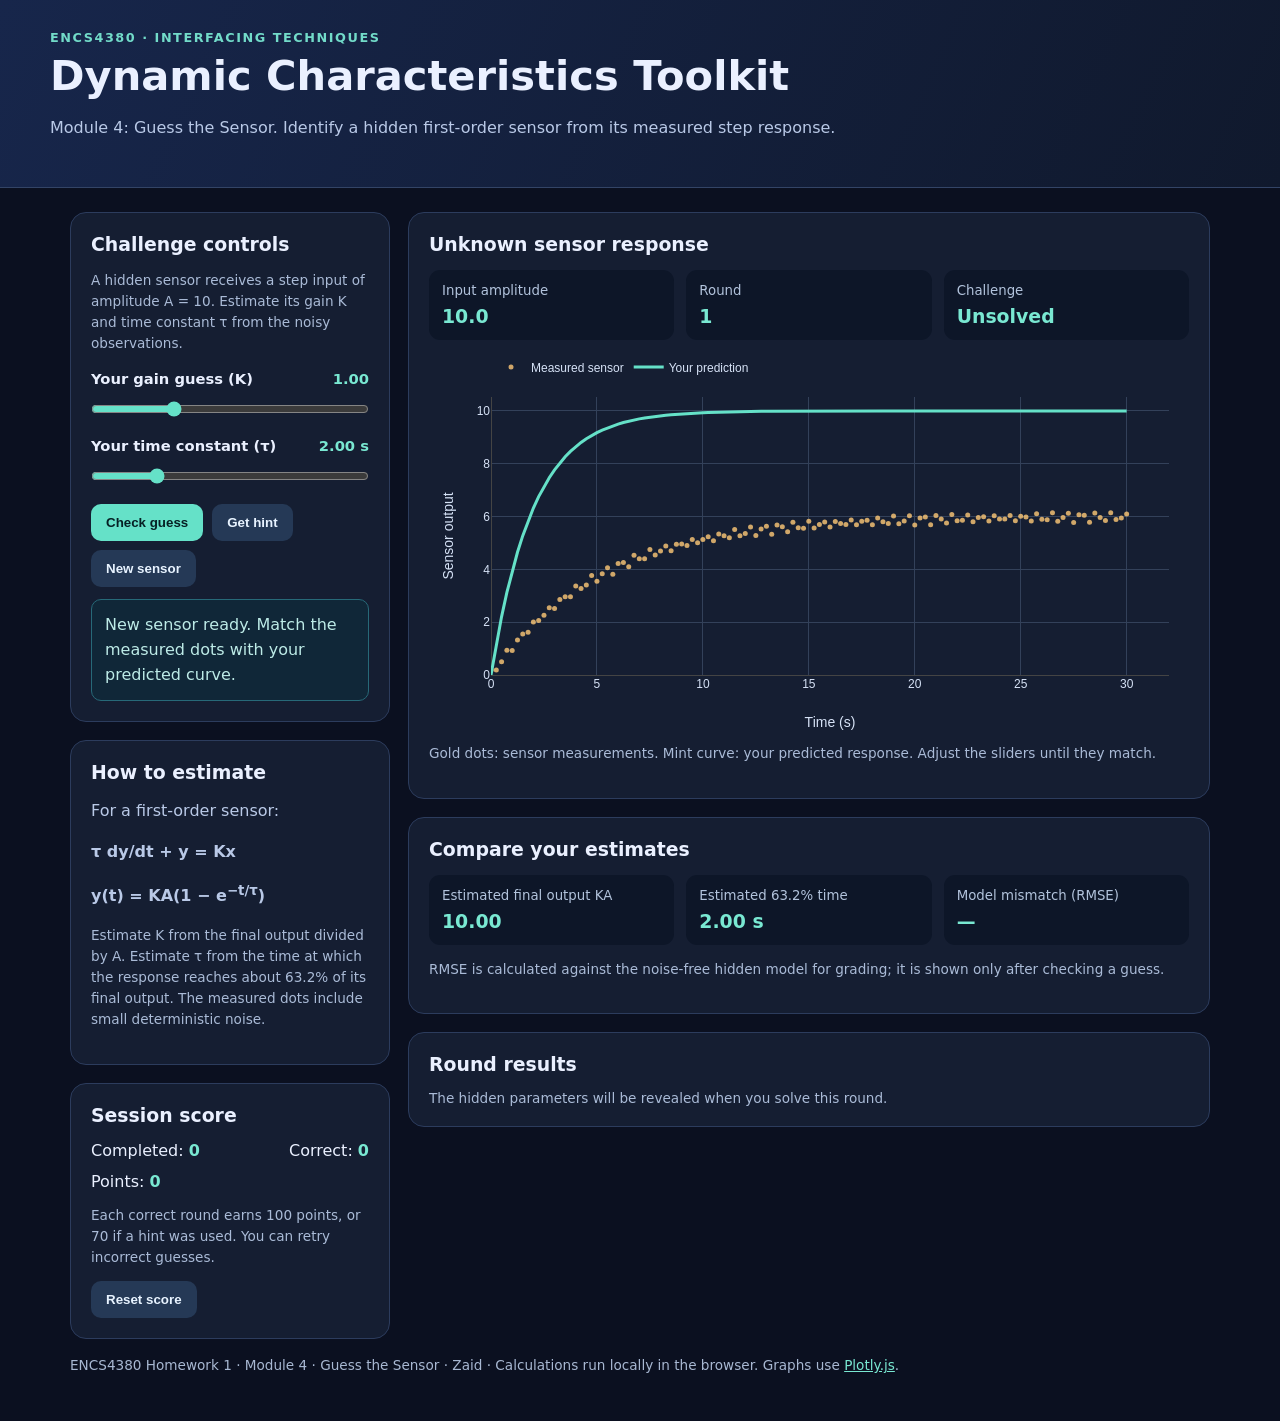
<file: Module4-GuessTheSensor.html>
<!DOCTYPE html>
<html lang="en">
<head>
<meta charset="UTF-8"><meta name="viewport" content="width=device-width,initial-scale=1">
<meta name="theme-color" content="#10192d">
<title>ENCS4380 | Module 4 - Guess the Sensor</title>
<script src="https://cdn.plot.ly/plotly-2.35.2.min.js"></script>
<style>
:root{font-family:Inter,system-ui,-apple-system,Segoe UI,sans-serif;color:#eaf0ff;background:#0b1020}*{box-sizing:border-box}body{margin:0}header{padding:30px max(20px,calc((100vw - 1180px)/2));background:linear-gradient(115deg,#17264b,#10192d);border-bottom:1px solid #334466}main{max-width:1180px;margin:auto;padding:24px 20px 48px}.eyebrow{font-size:.8rem;color:#72dbc9;letter-spacing:.12em;text-transform:uppercase;font-weight:700}h1{font-size:clamp(1.7rem,4vw,2.6rem);margin:6px 0}h2{font-size:1.18rem;margin:0 0 15px}h3{font-size:1rem}p{color:#b9c9e7;line-height:1.55}.layout{display:grid;grid-template-columns:320px minmax(0,1fr);gap:18px;align-items:start}.card{background:#151e32;border:1px solid #2c3c5d;border-radius:16px;padding:20px;margin-bottom:18px;min-width:0}.control{margin:16px 0}.control label{display:flex;justify-content:space-between;gap:8px;font-weight:600;font-size:.92rem}output,.accent{color:#79e8d2}input[type=range]{width:100%;accent-color:#65e1c8;margin:14px 0 4px}select{width:100%;background:#0e1729;color:white;border:1px solid #435679;border-radius:9px;padding:11px;font:inherit}button{background:#65e1c8;color:#062024;border:0;padding:11px 15px;border-radius:10px;font-weight:750;cursor:pointer}button:hover{filter:brightness(1.1)}button:disabled{opacity:.5;cursor:not-allowed}.secondary{background:#253956;color:#e8f3ff}.buttons{display:flex;gap:9px;flex-wrap:wrap}.metrics{display:grid;grid-template-columns:repeat(3,minmax(0,1fr));gap:12px}.metric{background:#0d1628;border-radius:11px;padding:13px}.metric small{display:block;color:#b2c3dc;margin-bottom:7px}.metric strong{font-size:1.18rem;color:#79e8d2}.graph{height:390px;width:100%}.hint{font-size:.85rem;color:#aabbd7}.notice{background:#102738;border:1px solid #276978;border-radius:10px;padding:13px;color:#bdebe7;margin-top:12px;line-height:1.55}.hidden{display:none}.score{display:flex;justify-content:space-between;gap:12px;flex-wrap:wrap}.score strong{color:#79e8d2}footer{font-size:.85rem;color:#a8b8d2}a{color:#79e8d2}button:focus-visible,input:focus-visible,select:focus-visible{outline:2px solid #ffc977;outline-offset:3px}@media(max-width:850px){.layout{grid-template-columns:1fr}.metrics{grid-template-columns:repeat(2,minmax(0,1fr))}.graph{height:330px}}@media(max-width:440px){.card{padding:15px}.metrics{grid-template-columns:repeat(2,minmax(0,1fr))}.metric strong{font-size:1rem}}
</style>
</head>
<body>
<header><div class="eyebrow">ENCS4380 · Interfacing Techniques</div><h1>Dynamic Characteristics Toolkit</h1><p>Module 4: Guess the Sensor. Identify a hidden first-order sensor from its measured step response.</p></header>
<main><div class="layout"><aside>
<section class="card"><h2>Challenge controls</h2><p class="hint">A hidden sensor receives a step input of amplitude A = 10. Estimate its gain K and time constant τ from the noisy observations.</p>
<div class="control"><label for="gain">Your gain guess (K) <output id="gainValue">1.00</output></label><input id="gain" type="range" min="0.2" max="3" step="0.05" value="1"></div>
<div class="control"><label for="tau">Your time constant (τ) <output id="tauValue">2.00 s</output></label><input id="tau" type="range" min="0.3" max="8" step="0.1" value="2"></div>
<div class="buttons"><button id="check">Check guess</button><button id="hint" class="secondary">Get hint</button><button id="next" class="secondary">New sensor</button></div>
<div id="feedback" class="notice" role="status" aria-live="polite">Move the sliders to match the observed curve, then check your guess.</div></section>
<section class="card"><h2>How to estimate</h2><p>For a first-order sensor:</p><p><strong>τ dy/dt + y = Kx</strong></p><p><strong>y(t) = KA(1 − e<sup>−t/τ</sup>)</strong></p><p class="hint">Estimate K from the final output divided by A. Estimate τ from the time at which the response reaches about 63.2% of its final output. The measured dots include small deterministic noise.</p></section>
<section class="card"><h2>Session score</h2><div class="score"><span>Completed: <strong id="completed">0</strong></span><span>Correct: <strong id="correct">0</strong></span><span>Points: <strong id="points">0</strong></span></div><p class="hint">Each correct round earns 100 points, or 70 if a hint was used. You can retry incorrect guesses.</p><button id="resetScore" class="secondary">Reset score</button></section>
</aside><div>
<section class="card"><h2>Unknown sensor response</h2><div class="metrics"><div class="metric"><small>Input amplitude</small><strong>10.0</strong></div><div class="metric"><small>Round</small><strong id="round">1</strong></div><div class="metric"><small>Challenge</small><strong id="status">Unsolved</strong></div></div><div id="responsePlot" class="graph" role="img" aria-label="Measured step response and current guessed response"></div><p class="hint">Gold dots: sensor measurements. Mint curve: your predicted response. Adjust the sliders until they match.</p></section>
<section class="card"><h2>Compare your estimates</h2><div class="metrics"><div class="metric"><small>Estimated final output KA</small><strong id="estimatedFinal">10.00</strong></div><div class="metric"><small>Estimated 63.2% time</small><strong id="estimatedTau">2.00 s</strong></div><div class="metric"><small>Model mismatch (RMSE)</small><strong id="rmse">—</strong></div></div><p class="hint">RMSE is calculated against the noise-free hidden model for grading; it is shown only after checking a guess.</p></section>
<section class="card"><h2>Round results</h2><div id="results" class="hint" aria-live="polite">The hidden parameters will be revealed when you solve this round.</div></section>
</div></div><footer>ENCS4380 Homework 1 · Module 4 · Guess the Sensor · Zaid · Calculations run locally in the browser. Graphs use <a href="https://plotly.com/javascript/">Plotly.js</a>.</footer></main>
<script>
'use strict';
const $ = id => document.getElementById(id);
const A = 10, N = 121;
const options = {responsive:true,displaylogo:false,modeBarButtonsToRemove:['lasso2d','select2d']};
let hidden, measurements, times, round=0, completed=0, correct=0, points=0, hintUsed=false, solved=false, checked=false;
function response(t,k,tau){return k*A*(1-Math.exp(-t/tau));}
function randomStep(min,max,step){const count=Math.round((max-min)/step);return +(min+Math.floor(Math.random()*(count+1))*step).toFixed(3);}
function guess(){return {k:+$('gain').value,tau:+$('tau').value};}
function modelError(g){let sum=0;for(let i=0;i<times.length;i++){const e=response(times[i],g.k,g.tau)-response(times[i],hidden.k,hidden.tau);sum+=e*e;}return Math.sqrt(sum/times.length);}
function updateLabels(){const g=guess();$('gainValue').textContent=g.k.toFixed(2);$('tauValue').textContent=g.tau.toFixed(2)+' s';$('estimatedFinal').textContent=(g.k*A).toFixed(2);$('estimatedTau').textContent=g.tau.toFixed(2)+' s';if(checked)$('rmse').textContent=modelError(g).toFixed(3);draw();}
function draw(){if(!window.Plotly){$('responsePlot').textContent='Plotly could not load. Connect to the internet and refresh.';return;}const g=guess();const traces=[{x:times,y:measurements,name:'Measured sensor',mode:'markers',type:'scatter',marker:{color:'#ffc977',size:5,opacity:.8}},{x:times,y:times.map(t=>response(t,g.k,g.tau)),name:'Your prediction',mode:'lines',line:{color:'#65e1c8',width:3}}];if(solved)traces.push({x:times,y:times.map(t=>response(t,hidden.k,hidden.tau)),name:'True sensor',mode:'lines',line:{color:'#78b9ff',width:2,dash:'dash'}});Plotly.react('responsePlot',traces,{paper_bgcolor:'#151e32',plot_bgcolor:'#151e32',font:{color:'#d6e2f6',size:12},margin:{l:62,r:20,t:45,b:55},legend:{orientation:'h',y:1.16},xaxis:{title:'Time (s)',gridcolor:'#33415a',range:[0,32]},yaxis:{title:'Sensor output',gridcolor:'#33415a',rangemode:'tozero'},hovermode:'closest'},options);}
function updateScore(){$('completed').textContent=completed;$('correct').textContent=correct;$('points').textContent=points;}
function newSensor(){round++;hidden={k:randomStep(.5,2.5,.1),tau:randomStep(.6,6,.2)};times=Array.from({length:N},(_,i)=>i*30/(N-1));measurements=times.map((t,i)=>{const noise=0.025*hidden.k*A*(Math.sin(i*2.31+round*1.7)+.35*Math.cos(i*4.19+round));return Math.max(0,response(t,hidden.k,hidden.tau)+noise);});hintUsed=false;solved=false;checked=false;$('gain').value=1;$('tau').value=2;$('hint').disabled=false;$('check').disabled=false;$('status').textContent='Unsolved';$('round').textContent=round;$('rmse').textContent='—';$('feedback').textContent='New sensor ready. Match the measured dots with your predicted curve.';$('results').textContent='The hidden parameters will be revealed when you solve this round.';updateLabels();}
function checkGuess(){if(solved)return;checked=true;const g=guess(),kError=Math.abs(g.k-hidden.k)/hidden.k,tauError=Math.abs(g.tau-hidden.tau)/hidden.tau,rmse=modelError(g);$('rmse').textContent=rmse.toFixed(3);if(kError<=.10&&tauError<=.15){solved=true;completed++;correct++;points+=hintUsed?70:100;$('status').textContent='Solved';$('feedback').textContent='Correct! Your gain is within 10% and your time constant is within 15% of the hidden sensor.';$('results').textContent=`Actual K = ${hidden.k.toFixed(2)}, actual τ = ${hidden.tau.toFixed(2)} s. Your K = ${g.k.toFixed(2)}, your τ = ${g.tau.toFixed(2)} s. Gain error = ${(100*kError).toFixed(1)}%, time-constant error = ${(100*tauError).toFixed(1)}%. Earned ${hintUsed?70:100} points.`;$('check').disabled=true;$('hint').disabled=true;updateScore();draw();}else{$('feedback').textContent=`Not quite. Gain error: ${(100*kError).toFixed(1)}%; time-constant error: ${(100*tauError).toFixed(1)}%. Aim for ≤10% gain error and ≤15% time-constant error. Try again.`;}}
function showHint(){if(solved||hintUsed)return;hintUsed=true;$('hint').disabled=true;const target=.6321205588*hidden.k*A;let best=0;for(let i=1;i<times.length;i++)if(Math.abs(measurements[i]-target)<Math.abs(measurements[best]-target))best=i;const finalApprox=measurements.slice(-12).reduce((a,b)=>a+b,0)/12;$('feedback').textContent=`Hint: The final measured output is approximately ${finalApprox.toFixed(1)}, so K ≈ final output / 10. The response reaches about 63.2% of its final value near t = ${times[best].toFixed(1)} s. A hinted round earns 70 points.`;}
$('gain').addEventListener('input',updateLabels);$('tau').addEventListener('input',updateLabels);$('check').addEventListener('click',checkGuess);$('hint').addEventListener('click',showHint);$('next').addEventListener('click',newSensor);$('resetScore').addEventListener('click',()=>{completed=correct=points=0;updateScore();newSensor();});newSensor();
</script>
</body></html>
</file>
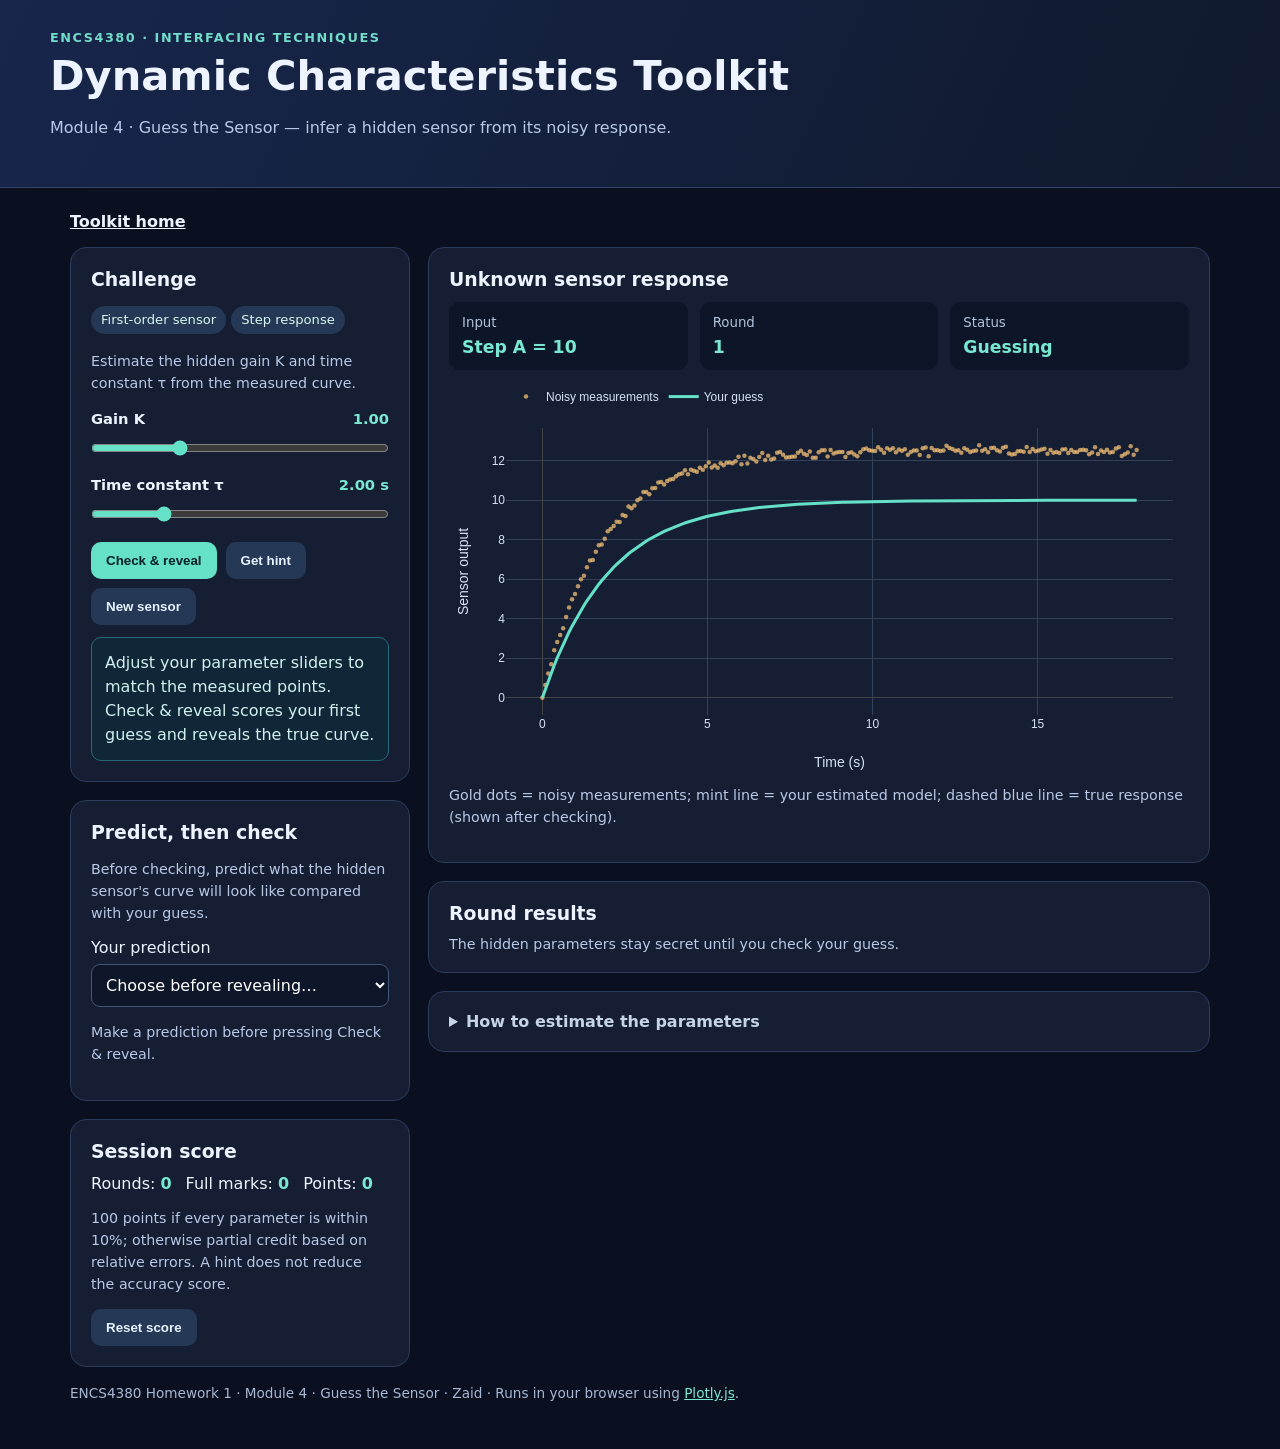
<file: Module4_GuessTheSensor_Zaid.html>
<!doctype html>
<html lang="en"><head><meta charset="utf-8"><meta name="viewport" content="width=device-width, initial-scale=1"><title>ENCS4380 | Module 4 — Guess the Sensor</title><script src="https://cdn.plot.ly/plotly-2.35.2.min.js"></script><style>
:root{font-family:Inter,system-ui,Arial,sans-serif;color:#edf4ff;background:#0b1020}*{box-sizing:border-box}body{margin:0}header{padding:30px max(20px,calc((100vw - 1180px)/2));background:linear-gradient(115deg,#17264b,#10192d);border-bottom:1px solid #334466}main{max-width:1180px;margin:auto;padding:24px 20px 48px}.eyebrow{color:#72dbc9;font-size:.8rem;letter-spacing:.12em;font-weight:750;text-transform:uppercase}h1{font-size:clamp(1.7rem,4vw,2.6rem);margin:6px 0}h2{font-size:1.18rem;margin:0 0 12px}h3{font-size:1rem}p{color:#b9c9e7;line-height:1.55}.layout{display:grid;grid-template-columns:340px minmax(0,1fr);gap:18px;align-items:start}.card{background:#151e32;border:1px solid #2c3c5d;border-radius:16px;padding:20px;margin-bottom:18px;min-width:0}.hint{font-size:.89rem;color:#b9c9e7}.control{margin:16px 0}.control label{display:flex;justify-content:space-between;gap:8px;font-weight:650;font-size:.92rem}output,.accent{color:#79e8d2}input[type=range]{width:100%;accent-color:#65e1c8;margin:13px 0 4px}input[type=number],select{width:100%;background:#0e1729;color:white;border:1px solid #435679;border-radius:9px;padding:10px;font:inherit;margin-top:7px}button{background:#65e1c8;color:#062024;border:0;padding:11px 15px;border-radius:10px;font-weight:750;cursor:pointer}button:hover{filter:brightness(1.08)}button:disabled{opacity:.5;cursor:not-allowed}.secondary{background:#253956;color:#e8f3ff}.buttons{display:flex;gap:9px;flex-wrap:wrap}.metrics{display:grid;grid-template-columns:repeat(3,minmax(0,1fr));gap:12px}.metric{background:#0d1628;border-radius:11px;padding:13px}.metric small{display:block;color:#b2c3dc;margin-bottom:7px}.metric strong{font-size:1.08rem;color:#79e8d2}.graph{height:400px;width:100%}.notice{background:#102738;border:1px solid #276978;border-radius:10px;padding:13px;color:#d0f1ef;margin-top:12px;line-height:1.5}.score{display:flex;gap:14px;flex-wrap:wrap}.score strong{color:#79e8d2}.hidden{display:none!important}footer{font-size:.85rem;color:#a8b8d2}a{color:#79e8d2}button:focus-visible,input:focus-visible,select:focus-visible{outline:2px solid #ffc977;outline-offset:3px}.pill{display:inline-block;padding:4px 10px;border-radius:20px;background:#253956;color:#d8f6ef;font-size:.82rem}details{color:#c5d4e9}summary{cursor:pointer;font-weight:700}ul{padding-left:20px;line-height:1.6}@media(max-width:850px){.layout{grid-template-columns:1fr}.graph{height:340px}}@media(max-width:460px){.card{padding:15px}.metrics{grid-template-columns:repeat(2,minmax(0,1fr))}.metric strong{font-size:.95rem}.graph{height:320px}}
</style></head><body><header><div class="eyebrow">ENCS4380 · Interfacing Techniques</div><h1>Dynamic Characteristics Toolkit</h1><p>Module 4 · Guess the Sensor — infer a hidden sensor from its noisy response.</p></header><main><nav aria-label="Toolkit" style="margin:0 0 16px"><a href="./" style="color:inherit; font-weight:650; text-decoration:underline">Toolkit home</a></nav><div class="layout"><aside>
<section class="card"><h2>Challenge</h2><p><span class="pill" id="sensorType">Loading…</span> <span class="pill" id="inputType">Loading…</span></p><p id="instructions" class="hint"></p><div id="frequencyRow" class="hidden"><strong>Stated input frequency:</strong> <span id="frequency"></span></div>
<div id="firstFields"><div class="control"><label for="gain">Gain K <output id="gainValue"></output></label><input id="gain" type="range" min="0.2" max="3" step="0.01" value="1"></div><div class="control"><label for="tau">Time constant τ <output id="tauValue"></output></label><input id="tau" type="range" min="0.2" max="8" step="0.02" value="2"></div></div>
<div id="secondFields" class="hidden"><div class="control"><label for="zeta">Damping ratio ζ <output id="zetaValue"></output></label><input id="zeta" type="range" min="0.1" max="1.8" step="0.01" value="0.6"></div><div class="control"><label for="wn">Natural frequency ωn <output id="wnValue"></output></label><input id="wn" type="range" min="0.5" max="5" step="0.02" value="2"></div></div>
<div class="buttons"><button id="check">Check &amp; reveal</button><button id="hint" class="secondary">Get hint</button><button id="next" class="secondary">New sensor</button></div><div id="feedback" class="notice" role="status" aria-live="polite"></div></section>
<section class="card"><h2>Predict, then check</h2><p class="hint">Before checking, predict what the hidden sensor's curve will look like compared with your guess.</p><label for="prediction">Your prediction</label><select id="prediction"><option value="">Choose before revealing…</option><option value="faster">My guess responds faster</option><option value="slower">My guess responds slower</option><option value="similar">The curves are approximately the same</option></select><p id="predictionResult" class="hint">Make a prediction before pressing Check &amp; reveal.</p></section>
<section class="card"><h2>Session score</h2><div class="score"><span>Rounds: <strong id="completed">0</strong></span><span>Full marks: <strong id="correct">0</strong></span><span>Points: <strong id="points">0</strong></span></div><p class="hint">100 points if every parameter is within 10%; otherwise partial credit based on relative errors. A hint does not reduce the accuracy score.</p><button id="resetScore" class="secondary">Reset score</button></section>
</aside><div><section class="card"><h2>Unknown sensor response</h2><div class="metrics"><div class="metric"><small>Input</small><strong id="amplitude">Step A = 10</strong></div><div class="metric"><small>Round</small><strong id="round">1</strong></div><div class="metric"><small>Status</small><strong id="status">Guessing</strong></div></div><div id="responsePlot" class="graph" role="img" aria-label="Noisy measured response, guessed curve and revealed true curve"></div><p class="hint">Gold dots = noisy measurements; mint line = your estimated model; dashed blue line = true response (shown after checking).</p></section>
<section class="card"><h2>Round results</h2><div id="results" class="hint" aria-live="polite">The hidden parameters stay secret until you check your guess.</div></section>
<section class="card"><details><summary>How to estimate the parameters</summary><div id="methodText"></div></details></section></div></div><footer>ENCS4380 Homework 1 · Module 4 · Guess the Sensor · Zaid · Runs in your browser using <a href="https://plotly.com/javascript/">Plotly.js</a>.</footer></main>
<script>
'use strict';
const $=id=>document.getElementById(id), A=10, N=201;
const plotConfig={responsive:true,displaylogo:false,modeBarButtonsToRemove:['lasso2d','select2d']};
let hidden=null,times=[],measurements=[],round=0,completed=0,correct=0,points=0,revealed=false,hintUsed=false;
const r=(min,max,step)=>+(min+Math.floor(Math.random()*(Math.round((max-min)/step)+1))*step).toFixed(4);
function firstStep(t,k,tau){return k*A*(1-Math.exp(-t/tau));}
// First-order sinusoidal input starts at zero; this includes the initial transient.
function firstSine(t,k,tau,omega){const q=omega*tau;return k*A/(1+q*q)*(Math.sin(omega*t)-q*Math.cos(omega*t)+q*Math.exp(-t/tau));}
function secondStep(t,z,wn){const v=wn*t;if(z<1-1e-8){const d=Math.sqrt(1-z*z);return A*(1-Math.exp(-z*v)*(Math.cos(d*v)+z/d*Math.sin(d*v)));}if(Math.abs(z-1)<1e-8)return A*(1-Math.exp(-v)*(1+v));const d=Math.sqrt(z*z-1),a=z-d,b=z+d;return A*(1-(b*Math.exp(-a*v)-a*Math.exp(-b*v))/(b-a));}
function model(t,p){if(hidden.order===2)return secondStep(t,p.z,p.wn);return hidden.sine?firstSine(t,p.k,p.tau,hidden.omega):firstStep(t,p.k,p.tau);}
function guess(){return hidden.order===2?{z:+$('zeta').value,wn:+$('wn').value}:{k:+$('gain').value,tau:+$('tau').value};}
function pct(estimate,actual){return 100*Math.abs(estimate-actual)/actual;}
function rmse(g){let s=0;for(const t of times){const d=model(t,g)-model(t,hidden);s+=d*d;}return Math.sqrt(s/times.length);}
function labels(){$('gainValue').textContent=(+$('gain').value).toFixed(2);$('tauValue').textContent=(+$('tau').value).toFixed(2)+' s';$('zetaValue').textContent=(+$('zeta').value).toFixed(2);$('wnValue').textContent=(+$('wn').value).toFixed(2)+' rad/s';draw();}
function draw(){if(!hidden)return;if(!window.Plotly){$('responsePlot').textContent='Plotly could not load. Connect to the internet and refresh.';return;}const g=guess(),traces=[{x:times,y:measurements,name:'Noisy measurements',mode:'markers',type:'scatter',marker:{color:'#ffc977',size:4.5,opacity:.7}},{x:times,y:times.map(t=>model(t,g)),name:'Your guess',mode:'lines',type:'scatter',line:{color:'#65e1c8',width:3}}];if(revealed)traces.push({x:times,y:times.map(t=>model(t,hidden)),name:'True sensor',mode:'lines',type:'scatter',line:{color:'#78b9ff',width:3,dash:'dash'}});if(hidden.sine)traces.push({x:times,y:times.map(t=>A*Math.sin(hidden.omega*t)),name:'Input sine',mode:'lines',type:'scatter',line:{color:'#9d8abf',width:1.5,dash:'dot'}});Plotly.react('responsePlot',traces,{paper_bgcolor:'#151e32',plot_bgcolor:'#151e32',font:{color:'#d6e2f6',size:12},margin:{l:57,r:16,t:48,b:55},legend:{orientation:'h',y:1.16},xaxis:{title:'Time (s)',gridcolor:'#33415a'},yaxis:{title:'Sensor output',gridcolor:'#33415a'},hovermode:'closest'},plotConfig);}
function scoreRound(errors){const worst=Math.max(...errors);return worst<=10?100:Math.max(0,Math.round(100*(1-(worst-10)/90)));}
function check(){if(revealed)return;const g=guess();const entries=hidden.order===1?[['K',g.k,hidden.k],['τ',g.tau,hidden.tau]]:[['ζ',g.z,hidden.z],['ωn',g.wn,hidden.wn]];const errors=entries.map(e=>pct(e[1],e[2]));const earned=scoreRound(errors);revealed=true;completed++;points+=earned;if(earned===100)correct++;$('completed').textContent=completed;$('correct').textContent=correct;$('points').textContent=points;$('status').textContent='Revealed';$('check').disabled=true;$('hint').disabled=true;const details=entries.map(([name,estimated,actual],i)=>`${name}: guess ${estimated.toFixed(2)}, true ${actual.toFixed(2)}, error ${errors[i].toFixed(1)}%`).join('<br>');$('results').innerHTML=`<strong>${earned}/100 points for this round</strong><br>${details}<br>Curve RMSE: ${rmse(g).toFixed(3)}. ${earned===100?'Both estimates are within 10%.':'Full marks require every parameter to be within 10%.'}`;$('feedback').textContent='The true sensor is now shown as a dashed blue curve. Compare it with your estimated curve.';const pred=$('prediction').value;$('predictionResult').textContent=pred?`You predicted: ${$('prediction').selectedOptions[0].text}. Compare the mint and dashed blue curves to check your prediction.`:'No prediction selected before the reveal. Try making one next round.';draw();}
function hint(){if(revealed||hintUsed)return;hintUsed=true;$('hint').disabled=true;let s;if(hidden.order===2)s='For an underdamped response, overshoot depends on ζ; the peak time depends on both ζ and ωn. No overshoot can mean critical or overdamped behavior.';else if(hidden.sine)s=`Use the stated angular frequency ω = ${hidden.omega.toFixed(2)} rad/s. In steady state, amplitude ratio = K / √(1 + (ωτ)²), and phase lag = arctan(ωτ). Ignore the initial transient when estimating these.`;else s='Estimate K from the final output divided by the input amplitude 10. The 63.2% rise time estimates τ; alternatively ln(1 − y/(KA)) has slope −1/τ.';$('feedback').textContent=s;}
function newSensor(){round++;revealed=false;hintUsed=false;const order=Math.random()<.5?1:2,sine=order===1&&Math.random()<.35;hidden=order===1?{order,sine,k:r(.5,2.5,.05),tau:r(.6,6,.1),omega:sine?r(.5,2,.1):null}:{order,sine:false,z:r(.2,1.5,.05),wn:r(.8,4,.1)};const duration=order===1?(sine?Math.max(24,8*hidden.tau,6*2*Math.PI/hidden.omega):Math.max(18,6*hidden.tau)):Math.max(18,18/hidden.wn);times=Array.from({length:N},(_,i)=>i*duration/(N-1));const noiseAmplitude=order===1?hidden.k*A*.018:A*.018;measurements=times.map(t=>model(t,hidden)+(Math.random()+Math.random()+Math.random()-1.5)*noiseAmplitude);$('firstFields').classList.toggle('hidden',order!==1);$('secondFields').classList.toggle('hidden',order!==2);$('frequencyRow').classList.toggle('hidden',!sine);$('sensorType').textContent=order===1?'First-order sensor':'Second-order sensor';$('inputType').textContent=sine?'Sine response':'Step response';$('amplitude').textContent=sine?'Sine A = 10':'Step A = 10';$('frequency').textContent=sine?hidden.omega.toFixed(2)+' rad/s ('+(hidden.omega/(2*Math.PI)).toFixed(3)+' Hz)':'';$('instructions').textContent=order===1?'Estimate the hidden gain K and time constant τ from the measured curve.': 'Estimate the damping ratio ζ and natural frequency ωn from the measured curve. The step gain is fixed at K = 1.';$('methodText').innerHTML=order===1?'<p>Step: y(t)=KA(1−e<sup>−t/τ</sup>); at t=τ, the response reaches 63.2% of its final value. Log method: ln(1−y/(KA)) has slope −1/τ.</p><p>Sine: the steady-state output has amplitude KA/√(1+(ωτ)²) and lags by arctan(ωτ). The plot includes the initial transient.</p>':'<p>For an underdamped second-order sensor, percent overshoot = 100e<sup>−πζ/√(1−ζ²)</sup> and peak time = π/(ωn√(1−ζ²)). A critically damped sensor (ζ=1) and an overdamped sensor (ζ&gt;1) have no overshoot.</p>';$('round').textContent=round;$('status').textContent='Guessing';$('check').disabled=false;$('hint').disabled=false;$('prediction').value='';$('predictionResult').textContent='Make a prediction before pressing Check & reveal.';$('feedback').textContent='Adjust your parameter sliders to match the measured points. Check & reveal scores your first guess and reveals the true curve.';$('results').textContent='The hidden parameters stay secret until you check your guess.';$('gain').value=1;$('tau').value=2;$('zeta').value=.6;$('wn').value=2;labels();}
['gain','tau','zeta','wn'].forEach(id=>$(id).addEventListener('input',labels));$('check').addEventListener('click',check);$('hint').addEventListener('click',hint);$('next').addEventListener('click',newSensor);$('resetScore').addEventListener('click',()=>{completed=correct=points=0;$('completed').textContent=0;$('correct').textContent=0;$('points').textContent=0;round=0;newSensor();});newSensor();
</script></body></html>
</file>
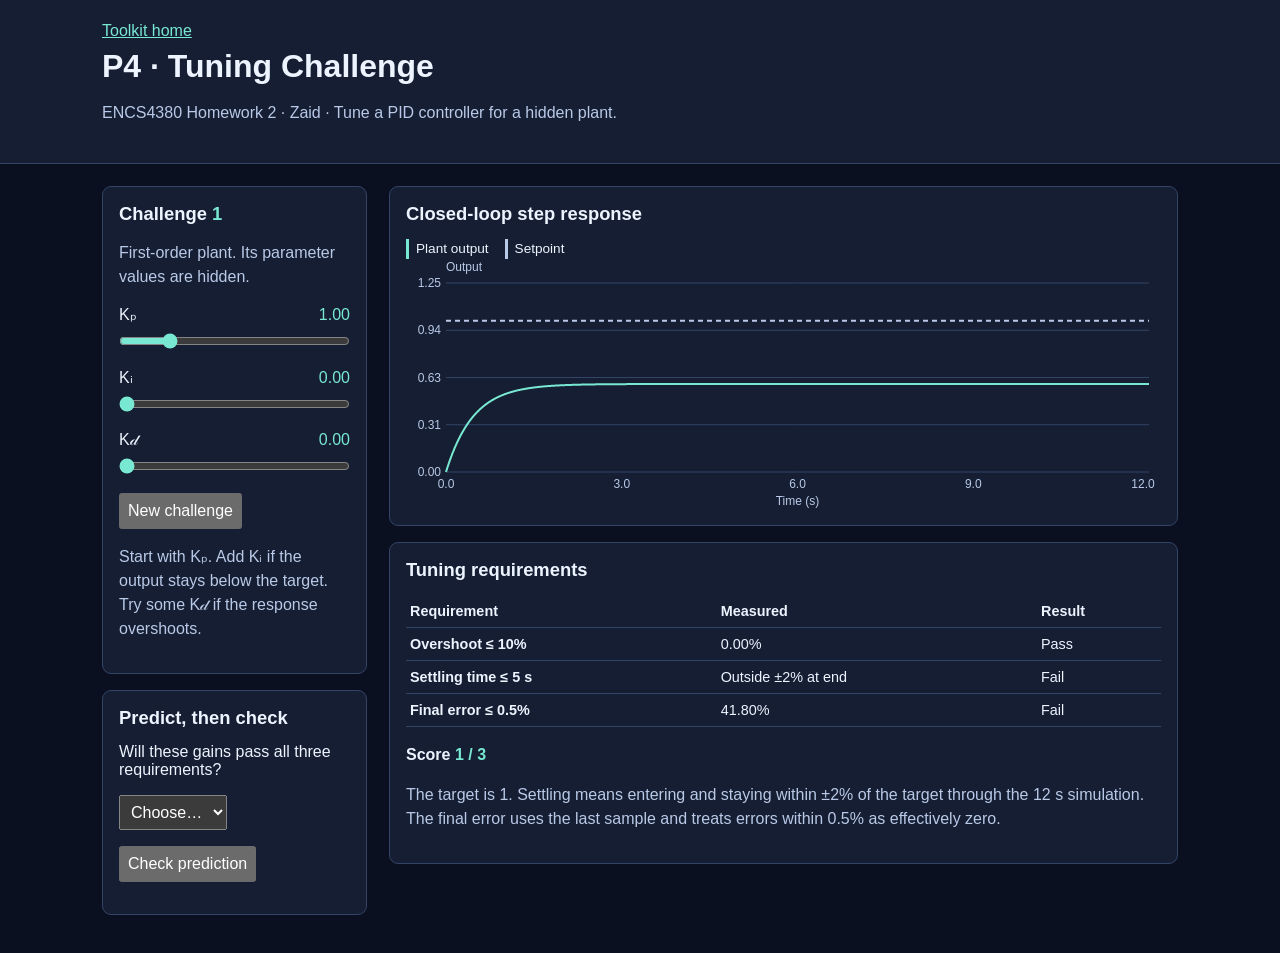
<file: P4-Tuning-Challenge-Zaid.html>
<!doctype html>
<html lang="en">
<head>
<meta charset="utf-8">
<meta name="viewport" content="width=device-width, initial-scale=1">
<title>P4 · Tuning Challenge | ENCS4380</title>
<style>
* { box-sizing: border-box; }
:root { font-family: Arial, sans-serif; color: #222; background: #fff; --accent: #286da8; --muted: #555; --border: #d4d9e0; --panel: #f5f7fa; }
:root:has(.challenge) { color: #edf4ff; background: #0b1020; --accent: #79e8d2; --muted: #b9c9e7; --border: #334466; --panel: #151e32; color-scheme: dark; }
body { margin: 0; }
header { border-bottom: 1px solid var(--border); background: var(--panel); }
header > div, main { max-width: 1120px; margin: auto; padding: 22px; }
h1 { margin: 8px 0; font-size: clamp(1.5rem, 4vw, 2rem); }
h2 { margin: 0 0 14px; font-size: 1.15rem; }
p { line-height: 1.5; }
small, .hint { color: var(--muted); }
a { color: var(--accent); }
.layout { display: grid; grid-template-columns: 265px minmax(0, 1fr); align-items: start; gap: 22px; }
.card { background: var(--panel); border: 1px solid var(--border); padding: 16px; border-radius: 9px; margin-bottom: 16px; min-width: 0; }
.control { margin-bottom: 15px; }
.control label { display: flex; justify-content: space-between; align-items: center; gap: 8px; }
input[type=range] { width: 100%; margin: 9px 0 0; accent-color: var(--accent); }
input[type=number] { width: 6em; }
input, select, button { font: inherit; }
button, select { padding: 7px; }
button { cursor: pointer; }
select { max-width: 100%; }
output { color: var(--accent); font-variant-numeric: tabular-nums; }
canvas { display: block; width: 100%; height: 250px; }
.legend { display: flex; flex-wrap: wrap; gap: 6px 16px; font-size: .85rem; margin: 0; }
.legend span { border-left: 3px solid var(--line); padding-left: 7px; }
table { width: 100%; border-collapse: collapse; font-size: .9rem; }
caption { text-align: left; padding-bottom: 6px; }
td, th { padding: 8px 4px; border-bottom: 1px solid var(--border); text-align: left; }
pre { padding: 12px; border: 1px solid var(--border); overflow: auto; max-height: 380px; }
@media (max-width: 740px) { .layout { grid-template-columns: minmax(0, 1fr); gap: 0; } }
</style>
</head>
<body class="challenge">
<header><div><a href="index.html">Toolkit home</a>
<h1>P4 · Tuning Challenge</h1><p class="hint">ENCS4380 Homework 2 · Zaid · Tune a PID controller for a hidden plant.</p></div></header>
<main class="layout">
<aside>
<section class="card"><h2>Challenge <output id="round"></output></h2>
<p id="plant" class="hint"></p>
<div class="control"><label for="kp">Kₚ<output id="kpValue" for="kp"></output></label>
<input id="kp" type="range" min="0" max="5" step="0.05" value="1"></div>
<div class="control"><label for="ki">Kᵢ<output id="kiValue" for="ki"></output></label>
<input id="ki" type="range" min="0" max="5" step="0.05" value="0"></div>
<div class="control"><label for="kd">K𝒹<output id="kdValue" for="kd"></output></label>
<input id="kd" type="range" min="0" max="2" step="0.05" value="0"></div>
<button id="next">New challenge</button>
<p class="hint">Start with Kₚ. Add Kᵢ if the output stays below the target. Try some K𝒹 if the response overshoots.</p></section>
<section class="card"><h2>Predict, then check</h2>
<label for="guess">Will these gains pass all three requirements?</label>
<p><select id="guess"><option value="">Choose…</option><option value="yes">Yes</option><option value="no">No</option></select></p>
<button id="check">Check prediction</button>
<p id="prediction" class="hint" role="status"></p></section>
</aside>
<div>
<section class="card"><h2>Closed-loop step response</h2>
<p class="legend"><span style="--line:#79e8d2">Plant output</span><span style="--line:#b9c9e7">Setpoint</span></p>
<canvas id="response" role="img" aria-label="Closed-loop step response compared with the target"></canvas></section>
<section class="card"><h2>Tuning requirements</h2>
<table>
<thead><tr><th scope="col">Requirement</th><th scope="col">Measured</th><th scope="col">Result</th></tr></thead>
<tbody>
<tr><th scope="row">Overshoot ≤ 10%</th><td id="over"></td><td id="overPass"></td></tr>
<tr><th scope="row">Settling time ≤ 5 s</th><td id="settle"></td><td id="settlePass"></td></tr>
<tr><th scope="row">Final error ≤ 0.5%</th><td id="error"></td><td id="errorPass"></td></tr>
</tbody></table>
<p><strong>Score <output id="score"></output></strong></p>
<p class="hint">The target is 1. Settling means entering and staying within ±2% of the target through the 12 s simulation. The final error uses the last sample and treats errors within 0.5% as effectively zero.</p>
</section>
</div>
</main>
<script>
'use strict';

const get = id => document.getElementById(id);
const gains = () => ['kp', 'ki', 'kd'].map(id => Number(get(id).value));

function draw(canvas, times, series, yLabel, maximum, minimum = 0) {
  const width = canvas.clientWidth, height = canvas.clientHeight;
  const scale = window.devicePixelRatio || 1;
  canvas.width = width * scale;
  canvas.height = height * scale;
  const ctx = canvas.getContext('2d');
  ctx.scale(scale, scale);
  const style = getComputedStyle(document.documentElement);
  const left = 40, right = width - 12, top = 24, bottom = height - 37;
  const finalTime = times.at(-1);
  const x = t => left + t / finalTime * (right - left);
  const y = value => bottom - (value - minimum) / (maximum - minimum) * (bottom - top);
  ctx.font = '12px Arial';
  ctx.fillStyle = style.getPropertyValue('--muted');
  ctx.fillText(yLabel, left, 12);
  ctx.strokeStyle = style.getPropertyValue('--border');
  for (let tick = 0; tick <= 4; tick++) {
    const level = minimum + (maximum - minimum) * tick / 4;
    ctx.beginPath();
    ctx.moveTo(left, y(level));
    ctx.lineTo(right, y(level));
    ctx.stroke();
    ctx.textAlign = 'right';
    ctx.fillText(level.toFixed(2), left - 5, y(level) + 4);
    ctx.textAlign = 'center';
    ctx.fillText((finalTime * tick / 4).toFixed(1), x(finalTime * tick / 4) - (tick === 4 ? 6 : 0), bottom + 16);
  }
  ctx.fillText('Time (s)', (left + right) / 2, height - 4);
  for (const { values, color, dashed, stairs } of series) {
    ctx.beginPath();
    ctx.strokeStyle = color;
    ctx.lineWidth = 2;
    ctx.setLineDash(dashed ? [5, 4] : []);
    ctx.moveTo(x(0), y(values[0]));
    for (let i = 1; i < times.length; i++) {
      if (stairs) ctx.lineTo(x(times[i]), y(values[i - 1]));
      ctx.lineTo(x(times[i]), y(values[i]));
    }
    ctx.stroke();
  }
}

// Settling means the response stays within 2% of the unit target.
function measure(times, values) {
  let lastOutside = -1, peak = 1;
  for (let i = 0; i < values.length; i++) {
    if (Math.abs(values[i] - 1) > 0.02) lastOutside = i;
    peak = Math.max(peak, values[i]);
  }
  const settle = times[lastOutside + 1] ?? Infinity;
  return { overshoot: (peak - 1) * 100, settle, error: Math.abs(1 - values.at(-1)) * 100 };
}
const seconds = value => Number.isFinite(value) ? value.toFixed(2) + ' s' : 'Outside ±2% at end';
const percent = value => value.toFixed(2) + '%';


const dt = 0.005;
const times = Array.from({ length: 2401 }, (_, i) => i * dt);
let plant, round = 0, score = 0;

// Randomly choose the same two model families as HW1's Guess the Sensor.
function randomBetween(low, high) {
  return low + Math.random() * (high - low);
}

function simulate(model, [kp, ki, kd]) {
  let y = 0, velocity = 0, integral = 0, priorOutput = 0, slope = 0;
  const response = [];
  for (const time of times) {
    response.push(y);
    const error = 1 - y;
    // Differentiate the measured output and smooth the estimate over 50 ms.
    slope += dt / 0.05 * ((y - priorOutput) / dt - slope);
    priorOutput = y;
    const candidate = integral + dt * error;
    const pd = kp * error - kd * slope;
    const trial = pd + ki * candidate;
    // The simulated actuator can command between -4 and +4 units.
    if (!((trial > 4 && error > 0) || (trial < -4 && error < 0))) {
      integral = candidate;
    }
    const u = Math.max(-4, Math.min(4, pd + ki * integral));
    if (model.order === 1) {
      y += dt * (model.k * u - y) / model.tau;
    } else {
      const acceleration = model.wn ** 2 * (u - y) - 2 * model.z * model.wn * velocity;
      y += dt * velocity;
      velocity += dt * acceleration;
    }
  }
  return response;
}

function render() {
  for (const id of ['kp', 'ki', 'kd']) get(id + 'Value').textContent = Number(get(id).value).toFixed(2);
  const values = simulate(plant, gains());
  const result = measure(times, values);
  draw(get('response'), times, [
    { values: times.map(() => 1), color: '#b9c9e7', dashed: true },
    { values, color: '#79e8d2' }
  ], 'Output', Math.max(1.25, ...values), Math.min(0, ...values));
  score = 0;
  for (const [id, display, pass] of [
    ['over', percent(result.overshoot), result.overshoot <= 10],
    ['settle', seconds(result.settle), result.settle <= 5],
    ['error', percent(result.error), result.error <= 0.5]
  ]) {
    get(id).textContent = display;
    get(id + 'Pass').textContent = pass ? 'Pass' : 'Fail';
    if (pass) score++;
  }
  get('score').textContent = score + ' / 3';
}

function newChallenge() {
  plant = Math.random() < 0.5
    ? { order: 1, k: randomBetween(0.8, 1.8), tau: randomBetween(0.4, 1.4) }
    : { order: 2, z: randomBetween(0.55, 0.85), wn: randomBetween(2.8, 4.2) };
  get('round').textContent = ++round;
  get('plant').textContent = (plant.order === 1 ? 'First-order' : 'Second-order')
    + ' plant. Its parameter values are hidden.';
  get('kp').value = 1;
  get('ki').value = 0;
  get('kd').value = 0;
  get('guess').value = '';
  get('prediction').textContent = '';
  render();
}

for (const id of ['kp', 'ki', 'kd']) {
  get(id).addEventListener('input', () => {
    get('prediction').textContent = '';
    render();
  });
}
get('next').addEventListener('click', newChallenge);
get('check').addEventListener('click', () => {
  const guess = get('guess').value;
  if (!guess) {
    get('prediction').textContent = 'Choose a prediction first.';
    return;
  }
  const correct = (guess === 'yes') === (score === 3);
  get('prediction').textContent = (correct ? 'Correct. ' : 'Try again. ') + score + ' of 3 requirements passed.';
});
window.addEventListener('resize', render);
newChallenge();

</script>
</body>
</html>
</file>
<file: control/style.css>
:root {
  color-scheme: light;
  font-family: "Segoe UI", system-ui, sans-serif;
  color: #182d34;
  background: #f2f6f4;
  --ink: #182d34;
  --muted: #4c6468;
  --line: #d1dedb;
  --surface: #fff;
  --dark: #162e38;
  --green: #176756;
  --green-light: #e1f1e9;
}
* { box-sizing: border-box; }
[hidden] { display: none !important; }
.visually-hidden {
  position: absolute;
  width: 1px;
  height: 1px;
  padding: 0;
  overflow: hidden;
  clip-path: inset(50%);
  white-space: nowrap;
}
body { margin: 0; }
a { color: var(--green); text-underline-offset: 3px; }
:focus-visible { outline: 3px solid #957006; outline-offset: 3px; }
button, input, textarea, select { font: inherit; }
button, .button {
  display: inline-block;
  padding: .62rem .9rem;
  border: 1px solid transparent;
  border-radius: .55rem;
  background: var(--green);
  color: #fff;
  cursor: pointer;
  font-size: .9rem;
  font-weight: 650;
  text-decoration: none;
}
button:hover, .button:hover { background: #0f5043; }
button:disabled { cursor: default; opacity: .55; }
button.secondary {
  background: #fff;
  border-color: #b4cbc3;
  color: var(--green);
}
button.secondary:hover { background: var(--green-light); }
.wrap { width: min(1240px, calc(100% - 2.75rem)); margin-inline: auto; }
.masthead { background: var(--dark); color: #fff; }
.masthead .wrap {
  display: flex;
  justify-content: space-between;
  align-items: center;
  gap: 1rem;
  min-height: 4rem;
}
.brand, .home-link { color: #fff; font-weight: 700; text-decoration: none; }
.brand span { color: #b8d1d0; margin-left: .65rem; font-size: .87rem; font-weight: 500; }
.home-link { font-size: .9rem; }
.brand:hover, .home-link:hover { text-decoration: underline; }
.lab-nav { background: var(--surface); border-bottom: 1px solid var(--line); }
.lab-nav .wrap { display: flex; flex-wrap: wrap; gap: .25rem 1rem; padding-block: .45rem; }
.lab-nav a {
  color: var(--muted);
  font-size: .9rem;
  text-decoration: none;
  font-weight: 650;
  padding: .65rem .55rem;
  border-radius: .45rem;
}
.lab-nav a[aria-current], .lab-nav a:hover { background: var(--green-light); color: var(--green); }
.lab-nav small { font: 700 .75rem Consolas, monospace; margin-right: .2rem; }
.page-title { margin-block: 2.35rem 1.5rem; }
.page-title p:not(.eyebrow) { max-width: 64ch; }
.eyebrow {
  margin: 0 0 .45rem;
  color: var(--green);
  font: 700 .79rem Consolas, "Courier New", monospace;
  letter-spacing: .075em;
  text-transform: uppercase;
}
h1 { margin: 0; font-size: clamp(2rem, 4vw, 3.05rem); line-height: 1.08; letter-spacing: -.045em; }
h2 { margin: 0 0 .75rem; font-size: 1.17rem; letter-spacing: -.015em; }
h3 { margin: 0 0 .7rem; font-size: 1rem; }
p { line-height: 1.55; color: var(--muted); margin: .55rem 0; }
.layout { display: grid; grid-template-columns: minmax(255px, 315px) minmax(0, 1fr); gap: 1.25rem; align-items: start; }
.stack { display: grid; gap: 1rem; min-width: 0; }
.panel {
  min-width: 0;
  background: var(--surface);
  border: 1px solid var(--line);
  border-radius: .8rem;
  padding: 1.15rem;
}
.section-title, .actions { display: flex; flex-wrap: wrap; align-items: center; gap: .55rem; }
.section-title { justify-content: space-between; margin-bottom: .66rem; }
.section-title h2 { margin: 0; }
.actions { margin-block: .65rem; }
.hint, .field-note, .site-footer { font-size: .88rem; color: var(--muted); }
.field { display: grid; gap: .35rem; margin: .8rem 0; min-width: 0; }
.field label, .check-label { font-size: .9rem; font-weight: 650; }
.field input:not([type="range"]), .field select, .field textarea {
  width: 100%;
  min-width: 0;
  background: #f7faf8;
  color: var(--ink);
  padding: .49rem .58rem;
  border: 1px solid #b8cbc6;
  border-radius: .4rem;
}
.field textarea { min-height: 5rem; resize: vertical; }
.check-label { display: flex; gap: .5rem; align-items: start; margin: .9rem 0; }
.check-label input, input[type="range"] { accent-color: var(--green); }
.slider { display: grid; grid-template-columns: minmax(0, 1fr) 5rem; align-items: center; gap: .7rem; }
.slider input { width: 100%; margin: 0; }
.slider input[type="number"] { padding-inline: .35rem; font-variant-numeric: tabular-nums; }
.pair { display: grid; grid-template-columns: minmax(0, 1fr) minmax(0, 1fr); gap: 0 .75rem; }
details summary { color: var(--green); cursor: pointer; font-size: .91rem; font-weight: 700; }
details[open] summary { margin-bottom: .4rem; }
.metrics {
  display: grid;
  grid-template-columns: repeat(4, minmax(0, 1fr));
  gap: .55rem;
  margin: .85rem 0 .5rem;
}
.metric { background: #eef5f1; padding: .7rem; border-radius: .5rem; }
.metric dt { color: var(--muted); font-size: .82rem; }
.metric dd { margin: .24rem 0 0; font: 700 .99rem Consolas, monospace; }
.notice { border-left: .25rem solid #b1d4c8; padding: .35rem .65rem; color: var(--green); }
.notice[data-kind="warn"] { border-color: #dfb24a; color: #744f0a; background: #fff9e9; }
.notice:empty { display: none; }
.chart { position: relative; }
.chart canvas { display: block; width: 100%; height: 270px; }
.chart.command canvas { height: 230px; }
.legend { display: flex; flex-wrap: wrap; gap: .2rem 1rem; margin: 0; padding: 0; list-style: none; }
.legend li { display: flex; gap: .4rem; align-items: center; font-size: .82rem; color: var(--muted); }
.legend i { width: 1rem; height: 0; border-top: 2px solid; }
.chart-value {
  min-height: 1.25rem;
  font-size: .82rem;
  color: var(--muted);
  font-variant-numeric: tabular-nums;
}
.diagram {
  display: flex;
  align-items: center;
  flex-wrap: wrap;
  gap: .4rem;
  margin-block: .8rem;
  font: 650 .86rem Consolas, monospace;
}
.diagram .block { background: var(--green-light); padding: .47rem .55rem; border: 1px solid #bfdbd1; border-radius: .35rem; }
.diagram .feedback { flex-basis: 100%; color: var(--muted); }
.table-scroll { overflow-x: auto; }
#assignment-validation + #pi-reference { margin-top: 1rem; }
table { width: 100%; border-collapse: collapse; font-size: .9rem; }
th, td { text-align: left; border-bottom: 1px solid var(--line); padding: .65rem .5rem; }
th { color: var(--muted); font-size: .81rem; }
td:not(:first-child) { font-variant-numeric: tabular-nums; }
.pass { color: #17644f; font-weight: 750; }
.fail { color: #982f2c; font-weight: 750; }
.code {
  background: var(--dark);
  color: #e6f6ee;
  border-radius: .55rem;
  padding: .9rem;
  overflow: auto;
  max-height: 24rem;
  white-space: pre;
  font: .82rem/1.5 Consolas, monospace;
}
.site-footer { padding-block: 2.3rem; }
.mobile-jump { display: none; }

.landing-hero {
  background: var(--dark);
  color: #fff;
  padding-block: clamp(2.75rem, 7vw, 5.8rem);
}
.landing-hero h1 { max-width: 14ch; font-size: clamp(2.6rem, 6.5vw, 5rem); }
.landing-hero p:not(.eyebrow) { color: #c8dbdb; max-width: 55ch; margin-block: 1rem 1.5rem; }
.landing-hero .eyebrow { color: #a7e8cb; }
.landing-hero .button { color: #132c36; background: #bdecd5; }
.landing-hero .button:hover { background: #e3f8ed; }
.hero-grid { display: grid; grid-template-columns: minmax(0, 1.1fr) minmax(0, .9fr); gap: 2rem; align-items: center; }
.hero-grid canvas { display: block; width: 100%; height: 225px; }
.hero-legend li { color: #c8dbdb; }
.landing-group { margin-top: 2.4rem; }
.landing-group h2 { font-size: 1.42rem; }
.module-grid { display: grid; grid-template-columns: repeat(3, minmax(0, 1fr)); gap: .75rem; }
.module-card { display: block; color: var(--ink); text-decoration: none; }
.module-card:hover { border-color: var(--green); background: #f6fcf8; }
.module-card h3 { margin: .2rem 0 .28rem; }
.module-card p:not(.eyebrow) { margin: 0; font-size: .9rem; }

@media (max-width: 820px) {
  .layout { grid-template-columns: minmax(220px, 260px) minmax(0, 1fr); gap: .8rem; }
  .metrics, .module-grid { grid-template-columns: repeat(2, minmax(0, 1fr)); }
  .hero-grid { gap: 1rem; }
}
@media (max-width: 645px) {
  .wrap { width: calc(100% - 1.5rem); }
  .layout, .hero-grid { grid-template-columns: minmax(0, 1fr); }
  .hero-grid canvas { height: 155px; }
  .page-title { margin-block: 1.65rem 1.1rem; }
  .panel { padding: .85rem; }
  .lab-nav .wrap { gap: .15rem .25rem; }
  .lab-nav a { padding: .45rem .35rem; }
  .brand span { display: none; }
  .chart canvas { height: 240px; }
  .chart.command canvas { height: 190px; }
  .mobile-jump { display: inline; font-size: .85rem; font-weight: 650; }
}
@media (max-width: 370px) {
  .module-grid { grid-template-columns: 1fr; }
}
@media (max-width: 480px) {
  .check-table, .check-table thead, .check-table tbody { display: block; }
  .check-table tr {
    display: grid;
    grid-template-columns: repeat(4, minmax(0, 1fr));
    border-bottom: 1px solid var(--line);
  }
  .check-table th, .check-table td {
    border: 0;
    padding: .36rem .22rem;
    font-size: .79rem;
    overflow-wrap: anywhere;
  }
  .check-table thead th:first-child {
    position: absolute;
    width: 1px;
    height: 1px;
    padding: 0;
    clip-path: inset(50%);
  }
  .check-table tbody th { grid-column: 1 / -1; padding-top: .6rem; }
}
</file>
